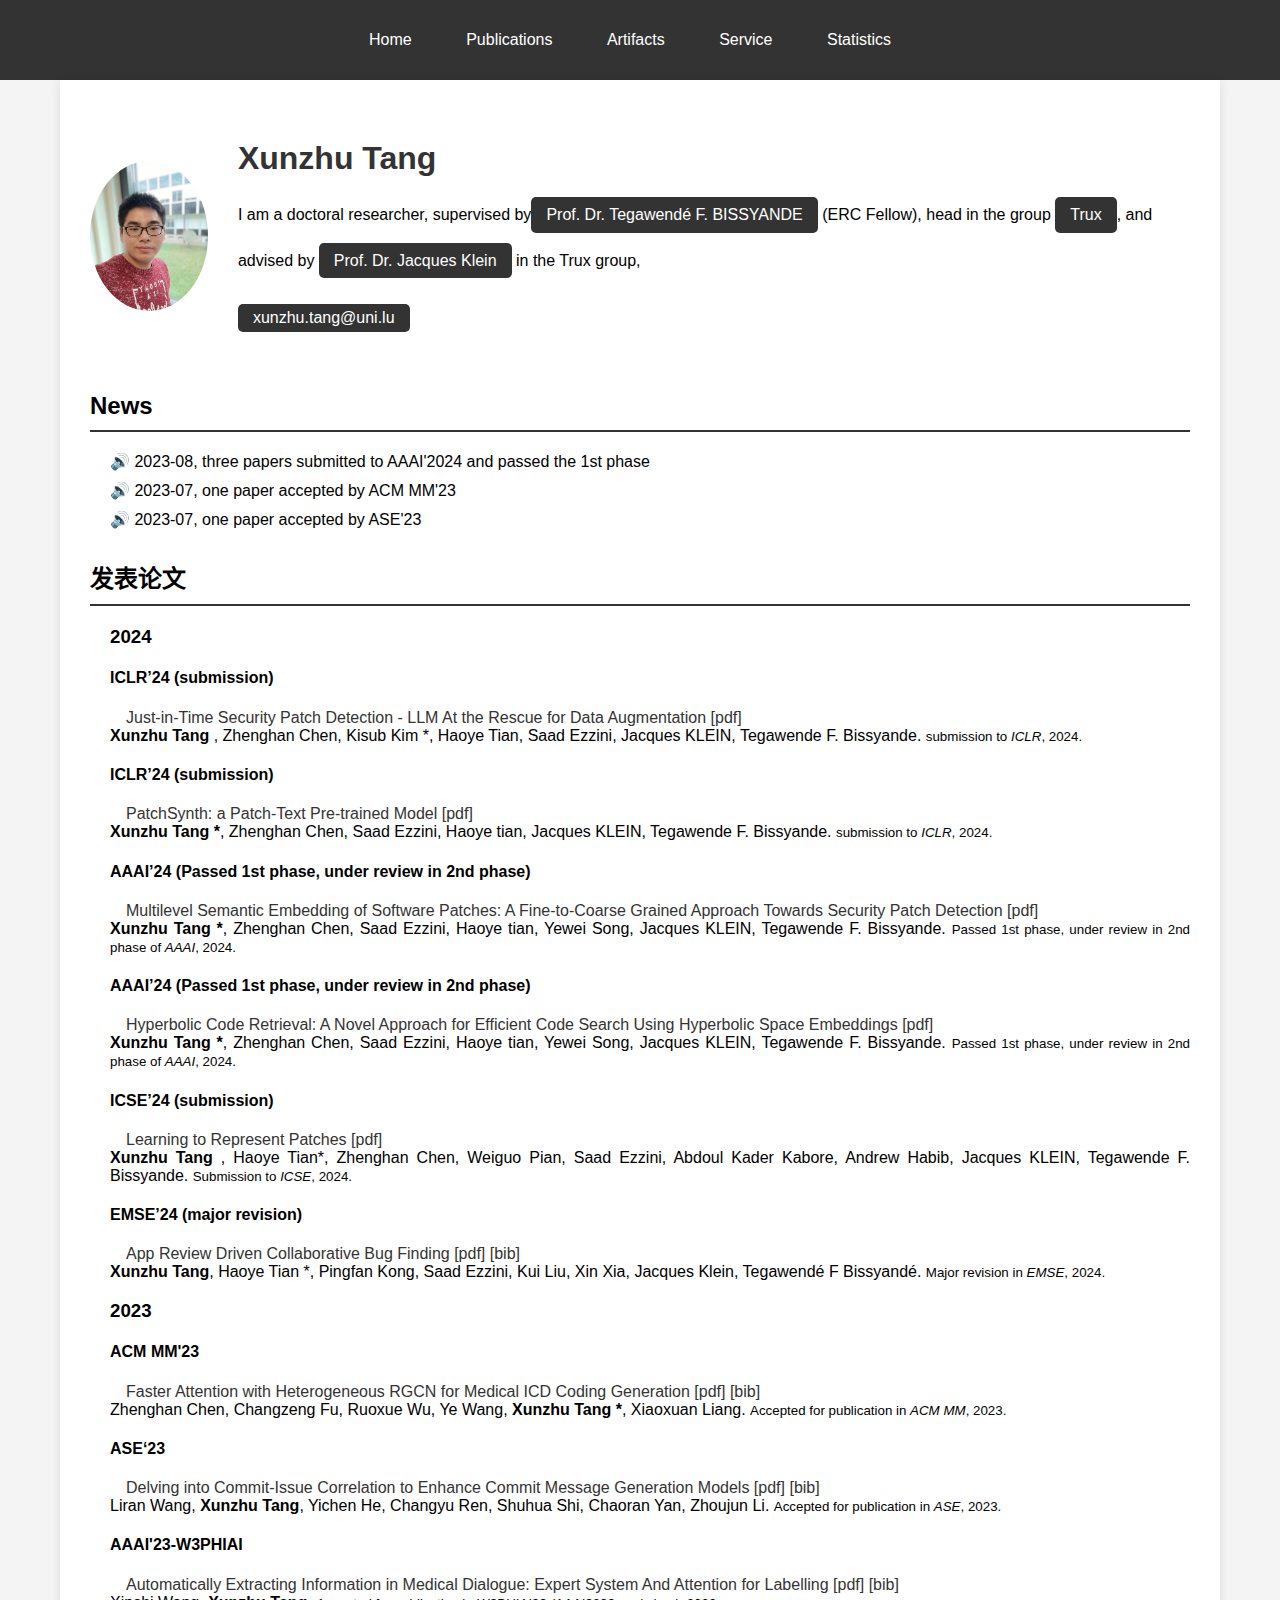
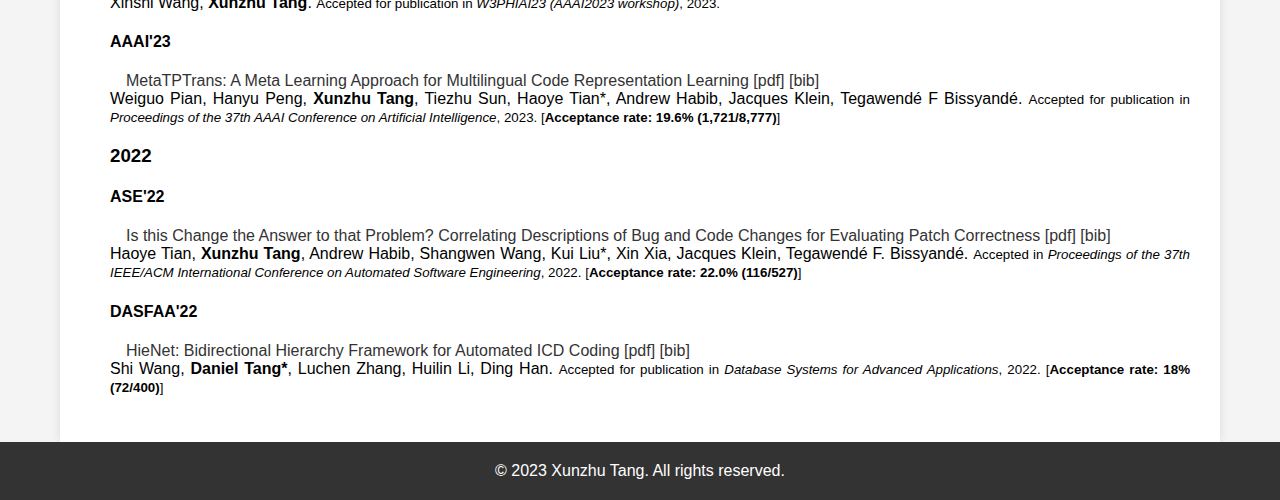
<file: index.html>
<!DOCTYPE html>
<html lang="zh-CN">

<head>
    <meta charset="UTF-8">
    <meta name="viewport" content="width=device-width, initial-scale=1.0">
    <title>Xunzhu Tang @ University of Luxembourg</title>
    <link rel="stylesheet" href="https://cdnjs.cloudflare.com/ajax/libs/font-awesome/6.0.0-beta3/css/all.min.css">
    <style>
        /* 基本样式 */
        body {
            font-family: 'Arial', sans-serif;
            background-color: #f4f4f4;
            margin: 0;
            padding: 0;
        }

        a {
            text-decoration: none;
            color: #333;
        }

        ul {
            list-style-type: none;
            padding: 0;
        }

        /* 导航栏样式 */
        nav {
            background-color: #333;
            color: #fff;
            padding: 15px 0;
            text-align: center;
        }

        nav ul {
            padding: 0;
            list-style-type: none;
            overflow: hidden;
        }

        nav ul li {
            display: inline;
            margin-right: 20px;
        }

        nav ul li a {
            color: #fff;
            padding: 5px 15px;
            text-decoration: none;
            border-radius: 5px;
            transition: background-color 0.3s;
        }

        nav ul li a:hover {
            background-color: #555;
        }

        /* 主体内容样式 */
        .container {
            max-width: 1100px;
            margin: auto;
            padding: 30px;
            background-color: #fff;
            box-shadow: 0 0 10px rgba(0, 0, 0, 0.1);
        }

        .profile {
            display: flex;
            align-items: center;
            padding: 30px 0;
        }

        .profile img {
            width: 150px;
            height: 150px;
            border-radius: 50%;
            margin-right: 30px;
        }

        .profile-info h1 {
            margin: 0;
            color: #333;
        }

        .profile-info p {
            margin-top: 10px;
            line-height: 1.6;
        }

        .profile-info a {
            display: inline-block;
            margin-top: 10px;
            background-color: #333;
            color: #fff;
            padding: 5px 15px;
            border-radius: 5px;
            transition: background-color 0.3s;
        }

        .profile-info a:hover {
            background-color: #555;
        }

        /* 新闻部分样式 */
        .news, .publications {
            margin-top: 30px;
        }

        .news h2, .publications h2 {
            border-bottom: 2px solid #333;
            padding-bottom: 10px;
            margin-bottom: 20px;
        }

        .news ul, .publications ul {
            padding-left: 20px;
        }

        .news ul li, .publications ul li {
            margin-bottom: 10px;
        }

        /* 响应式设计 */
        @media screen and (max-width: 768px) {
            .profile {
                flex-direction: column;
                align-items: center;
            }

            .profile img {
                margin-right: 0;
                margin-bottom: 20px;
            }
        }
    </style>
</head>

<body>
    <!-- 导航栏 -->
    <nav>
        <ul>
            <li><a href="./index.html">Home</a></li>
            <li><a href="./publications.html">Publications</a></li>
            <li><a href="./artifacts.html">Artifacts</a></li>
            <li><a href="./services.html">Service</a></li>
            <li><a href="./contact.html">Statistics</a></li>
        </ul>
    </nav>

    <!-- 主体内容 -->
    <div class="container">
        <!-- 个人简介 -->
        <div class="profile">
            <img src="images/tang.jpeg" alt="Xunzhu Tang">
            <div class="profile-info">
                <h1>Xunzhu Tang</h1>
                <p>I am a doctoral researcher, supervised by<a href="https://bissyande.github.io/">Prof. Dr. Tegawendé F. BISSYANDE</a> (ERC Fellow), head in the group <a href="https://wwwen.uni.lu/snt">Trux</a>,
                    and advised by <a href="https://jacquesklein2302.github.io/">Prof. Dr. Jacques Klein</a> in the Trux group, </p>
                <a href="mailto:xunzhu.tang@uni.lu">xunzhu.tang@uni.lu</a>
            </div>
        </div>

        <!-- 最新消息 -->
        <div class="news">
            <h2>News</h2>
            <ul>
                <li>🔊 2023-08, three papers submitted to AAAI'2024 and passed the 1st phase</li>
                <li>🔊 2023-07, one paper accepted by ACM MM'23</li>
                <li>🔊 2023-07, one paper accepted by ASE'23</li>
            </ul>
        </div>

        <!-- 发表论文 -->
        <div class="publications">
            <h2>发表论文</h2>
            <ul>
                <h3>2024</h3>

                <h4 style="text-align: left;">ICLR’24 (submission)</h4>
                <p style='text-align:justify;'>&emsp;<a href="">Just-in-Time Security Patch Detection - LLM At the Rescue for Data Augmentation</a>&nbsp;<a href="">[pdf]</a>
                    <br><strong>Xunzhu Tang </strong>, Zhenghan Chen, Kisub Kim *, Haoye Tian, Saad Ezzini, Jacques KLEIN, Tegawende F. Bissyande.
                    <small>submission to <i>ICLR</i>, 2024. </small>
                </p>

                <h4 style="text-align: left;">ICLR’24 (submission)</h4>
                <p style='text-align:justify;'>&emsp;<a href="">PatchSynth: a Patch-Text Pre-trained Model</a>&nbsp;<a href="">[pdf]</a>
                    <br><strong>Xunzhu Tang *</strong>, Zhenghan Chen, Saad Ezzini, Haoye tian, Jacques KLEIN, Tegawende F. Bissyande.
                    <small>submission to <i>ICLR</i>, 2024. </small>
                </p>

                <!-- <h4 style="text-align: left;">AAAI’24 (submission)</h4>
                <p style='text-align:justify;'>&emsp;<a href="">EarthMoveFL: A Novel Federated Learning Framework for Multimodal Representation Aggregation Using Earth Mover's Distance</a>&nbsp;<a href="">[pdf]</a>
                    <br><strong>Xunzhu Tang *</strong>, Zhenghan Chen, Saad Ezzini, Haoye tian, Yewei Song, Jacques KLEIN, Tegawende F. Bissyande.
                    <small>Passed 1st phase, under review in 2nd phase of <i>AAAI</i>, 2024. </small>
                </p> -->
                <h4 style="text-align: left;">AAAI’24 (Passed 1st phase, under review in 2nd phase)</h4>
                <p style='text-align:justify;'>&emsp;<a href="">Multilevel Semantic Embedding of Software Patches: A Fine-to-Coarse Grained Approach Towards Security Patch Detection</a>&nbsp;<a href="papers/MultiSEM.pdf">[pdf]</a>
                    <br><strong>Xunzhu Tang *</strong>, Zhenghan Chen, Saad Ezzini, Haoye tian, Yewei Song, Jacques KLEIN, Tegawende F. Bissyande.
                    <small>Passed 1st phase, under review in 2nd phase of <i>AAAI</i>, 2024. </small>
                </p>
                
                <h4 style="text-align: left;">AAAI’24 (Passed 1st phase, under review in 2nd phase)</h4>
                <p style='text-align:justify;'>&emsp;<a href="">Hyperbolic Code Retrieval: A Novel Approach for Efficient Code Search Using Hyperbolic Space Embeddings</a>&nbsp;<a href="papers/HyCoQA.pdf">[pdf]</a>
                    <br><strong>Xunzhu Tang *</strong>, Zhenghan Chen, Saad Ezzini, Haoye tian, Yewei Song, Jacques KLEIN, Tegawende F. Bissyande.
                    <small>Passed 1st phase, under review in 2nd phase of <i>AAAI</i>, 2024. </small>
                </p>

                <h4 style="text-align: left;">ICSE’24 (submission)</h4>
                <p style='text-align:justify;'>&emsp;<a href="">Learning to Represent Patches</a>&nbsp;<a href="papers/2023Patcherizer.pdf">[pdf]</a>
                    <br><strong>Xunzhu Tang </strong>, Haoye Tian*, Zhenghan Chen, Weiguo Pian, Saad Ezzini, Abdoul Kader Kabore, Andrew Habib, Jacques KLEIN, Tegawende F. Bissyande.
                    <small>Submission to <i>ICSE</i>, 2024. </small>
                </p>

                <h4 style="text-align: left;">EMSE’24 (major revision)</h4>
                <p style='text-align:justify;'>&emsp;<a href="">App Review Driven Collaborative Bug Finding</a>&nbsp;<a href="papers/EMSE_BugRMSys.pdf">[pdf]</a>&nbsp;<a href="">[bib]</a>
                    <br><strong>Xunzhu Tang</strong>, Haoye Tian *, Pingfan Kong, Saad Ezzini, Kui Liu, Xin Xia, Jacques Klein, Tegawendé F Bissyandé.
                    <small>Major revision in <i>EMSE</i>, 2024. </small>
                </p>
                
                <h3>2023</h3>
                <h4 style="text-align: left;">ACM MM'23</h4>
                <p style='text-align:justify;'>&emsp;<a href="">Faster Attention with Heterogeneous RGCN for Medical ICD Coding Generation</a>&nbsp;<a href="papers/MM2023.pdf">[pdf]</a>&nbsp;<a href="https://scholar.googleusercontent.com/scholar.bib?q=info:0jFfx3SnU8UJ:scholar.google.com/&output=citation&scisdr=CgXUIJwrEP6gtA0UbyU:AAGBfm0AAAAAY5kSdyVTuj90A67AOiJDXG-QxZWvwWnM&scisig=">[bib]</a>
                    <br>Zhenghan Chen, Changzeng Fu, Ruoxue Wu, Ye Wang, <strong>Xunzhu Tang *</strong>, Xiaoxuan Liang.
                    <small>Accepted for publication in <i>ACM MM</i>, 2023. </small>
                </p>
                
                <h4 style="text-align: left;">ASE‘23</h4>
                <p style='text-align:justify;'>&emsp;<a href="">Delving into Commit-Issue Correlation to Enhance Commit Message Generation Models</a>&nbsp;<a href="papers/ase2023.pdf">[pdf]</a>&nbsp;<a href="https://arxiv.org/abs/2308.00147">[bib]</a>
                    <br>Liran Wang, <strong>Xunzhu Tang</strong>, Yichen He, Changyu Ren, Shuhua Shi, Chaoran Yan, Zhoujun Li.
                    <small>Accepted for publication in <i>ASE</i>, 2023. </small>
                </p>
                
                <h4 style="text-align: left;">AAAI'23-W3PHIAI</h4>
                <p style='text-align:justify;'>&emsp;<a href="">Automatically Extracting Information in Medical Dialogue: Expert System And Attention for Labelling</a>&nbsp;<a href="papers/AAAI2023-W3PHIAI.pdf">[pdf]</a>&nbsp;<a href="https://scholar.googleusercontent.com/scholar.bib?q=info:0jFfx3SnU8UJ:scholar.google.com/&output=citation&scisdr=CgXUIJwrEP6gtA0UbyU:AAGBfm0AAAAAY5kSdyVTuj90A67AOiJDXG-QxZWvwWnM&scisig=AAGBfm0AAAAAY5kSd2eEiuoOL8l1PRTEPlbVz9bIsDbs&scisf=4&ct=citation&cd=-1&hl=en&scfhb=1">[bib]</a>
                    <br>Xinshi Wang, <strong>Xunzhu Tang</strong>.
                    <small>Accepted for publication in <i>W3PHIAI23 (AAAI2023 workshop)</i>, 2023. </small>
                </p>
                
                <h4 style="text-align: left;">AAAI'23</h4>
                <p style='text-align:justify;'>&emsp;<a href="">MetaTPTrans: A Meta Learning Approach for Multilingual Code Representation Learning</a>&nbsp;<a href="papers/2023MetaTPTrans.pdf">[pdf]</a>&nbsp;<a href="https://scholar.googleusercontent.com/scholar.bib?q=info:iv25pnjUUPQJ:scholar.google.com/&output=citation&scisdr=CgUfPiIJEP6gtASfiVg:AAGBfm0AAAAAY5CZkVih_6bBp-L8ocETrfKXGNdsgNma&scisig=AAGBfm0AAAAAY5CZkf1ntRiISJtZmIzKPc4o1kie4unW&scisf=4&ct=citation&cd=-1&hl=en&scfhb=1">[bib]</a>
                    <br>Weiguo Pian, Hanyu Peng, <strong>Xunzhu Tang</strong>, Tiezhu Sun, Haoye Tian*, Andrew Habib, Jacques Klein, Tegawendé F Bissyandé.
                    <small>Accepted for publication in <i>Proceedings of the 37th AAAI Conference on Artificial Intelligence</i>, 2023. [<b>Acceptance rate: 19.6% (1,721/8,777)</b>]</small>
                </p>

                <h3 >2022</h3>
                <h4 style="text-align: left;">ASE'22</h4>
                <p style='text-align:justify;'>&emsp;<a href="">Is this Change the Answer to that Problem? Correlating Descriptions of Bug and Code Changes for Evaluating Patch Correctness</a>&nbsp;<a href="papers/2022_ASE_Quatrain__Haoye_.pdf">[pdf]</a>&nbsp;<a href="https://scholar.googleusercontent.com/scholar.bib?q=info:mB6XdyICHuYJ:scholar.google.com/&output=citation&scisdr=CgUfPiIJEP6gtASf9KM:AAGBfm0AAAAAY5CZ7KMNb5li56L0p_aiaam8K7r2-eZb&scisig=AAGBfm0AAAAAY5CZ7BndauArfuG0MMn3TwRu18Tx-pSZ&scisf=4&ct=citation&cd=-1&hl=en&scfhb=1">[bib]</a>
                <br>Haoye Tian, <strong>Xunzhu Tang</strong>, Andrew Habib, Shangwen Wang, Kui Liu*, Xin Xia, Jacques Klein, Tegawendé F. Bissyandé.
                    <small>Accepted in <i>Proceedings of the 37th IEEE/ACM International Conference on Automated Software Engineering</i>, 2022. [<b>Acceptance rate: 22.0% (116/527)</b>]
                    </small>
                </p>
                <h4 style="text-align: left;">DASFAA'22</h4>
                <p style='text-align:justify;'>&emsp;<a href="">HieNet: Bidirectional Hierarchy Framework for Automated ICD Coding</a>&nbsp;<a href="papers/2022DASFAAHieNet.pdf">[pdf]</a>&nbsp;<a href="https://scholar.googleusercontent.com/scholar.bib?q=info:qGYndtW6VKgJ:scholar.google.com/&output=citation&scisdr=CgUfPiIJEP6gtASQMqU:AAGBfm0AAAAAY5CWKqVecS1JdAbH4DSe60V6vGVjZGCc&scisig=AAGBfm0AAAAAY5CWKkYpVIlnkEZ6MCqcaBQAstRqPNyW&scisf=4&ct=citation&cd=-1&hl=en">[bib]</a>
                    <br>Shi Wang, <strong>Daniel Tang*</strong>, Luchen Zhang, Huilin Li, Ding Han.
                    <small>Accepted for publication in <i>Database Systems for Advanced Applications</i>, 2022. [<b>Acceptance rate: 18% (72/400)</b>]</small>
                </p> 
            </ul>
        </div>
    </div>

    <!-- 底部版权信息 -->
    <footer style="text-align: center; padding: 20px 0; background-color: #333; color: #fff;">
        © 2023 Xunzhu Tang. All rights reserved.
    </footer>
</body>

</html>
</file>
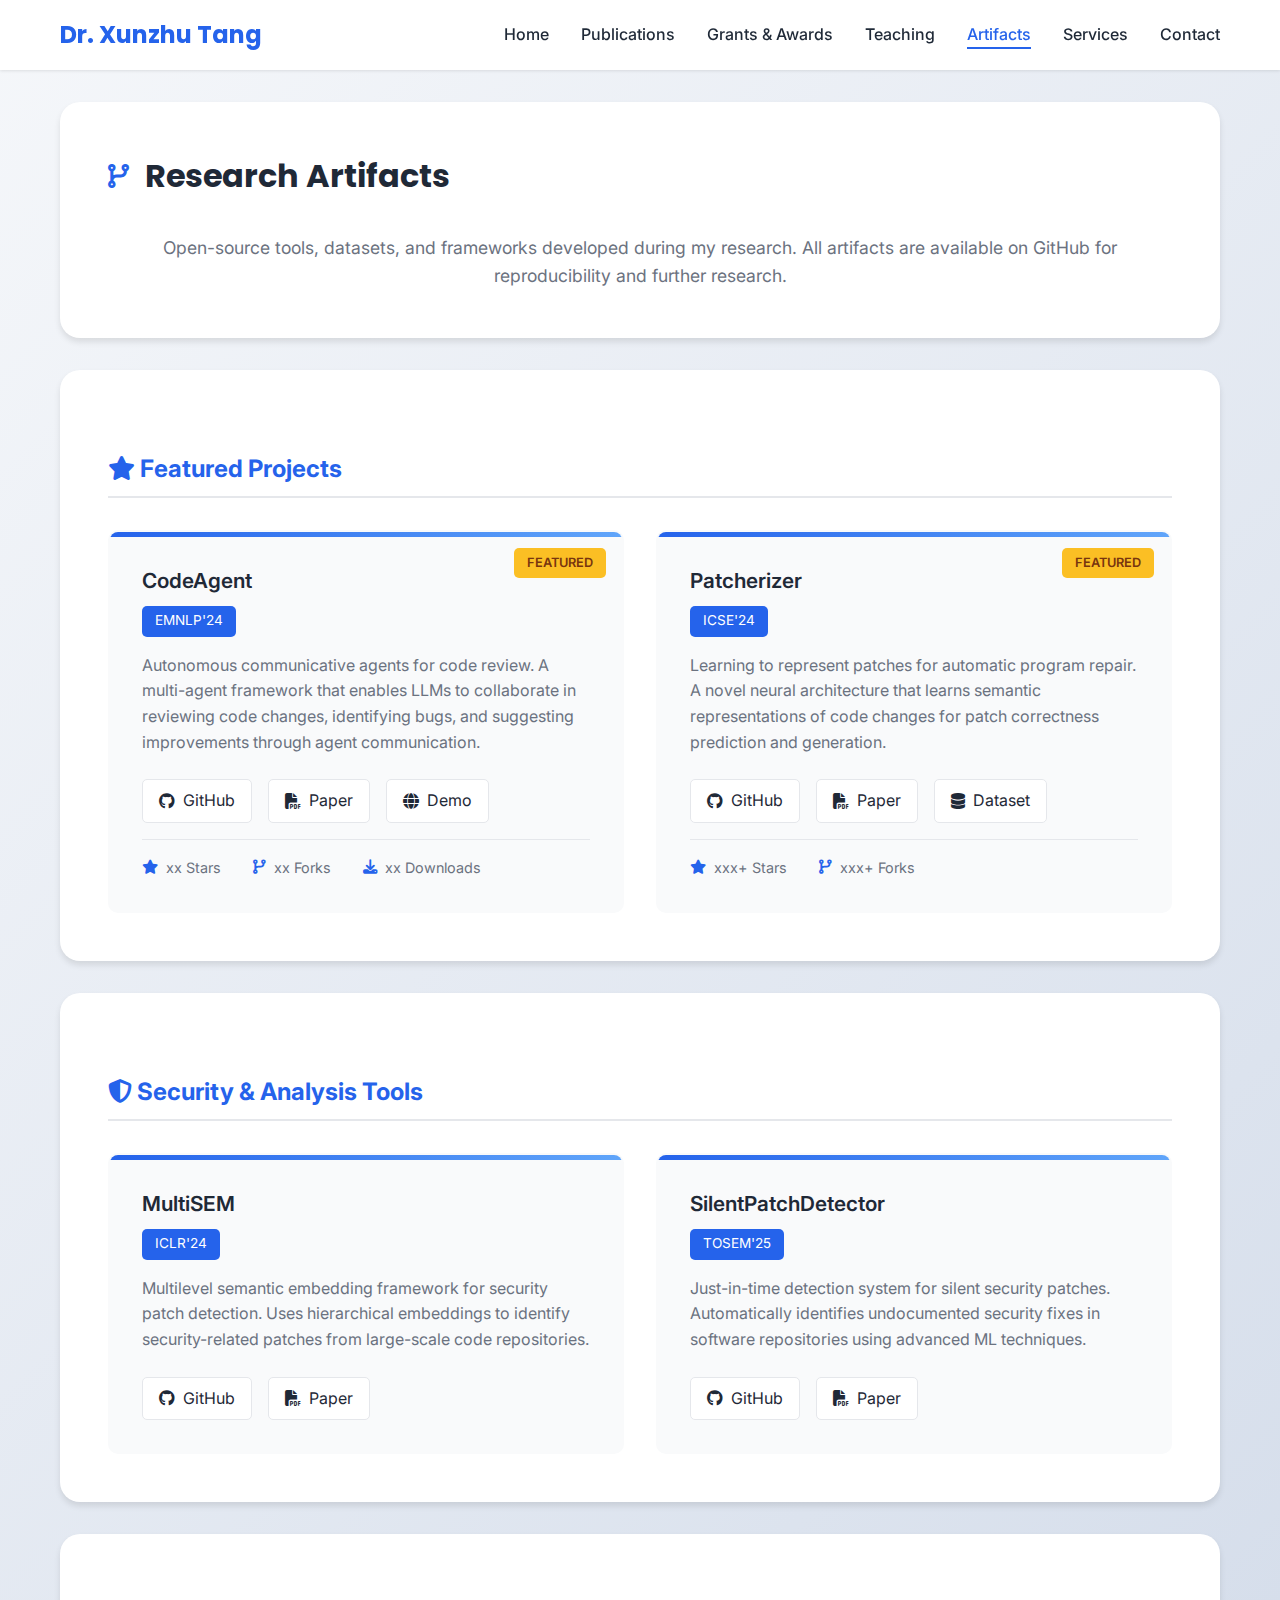
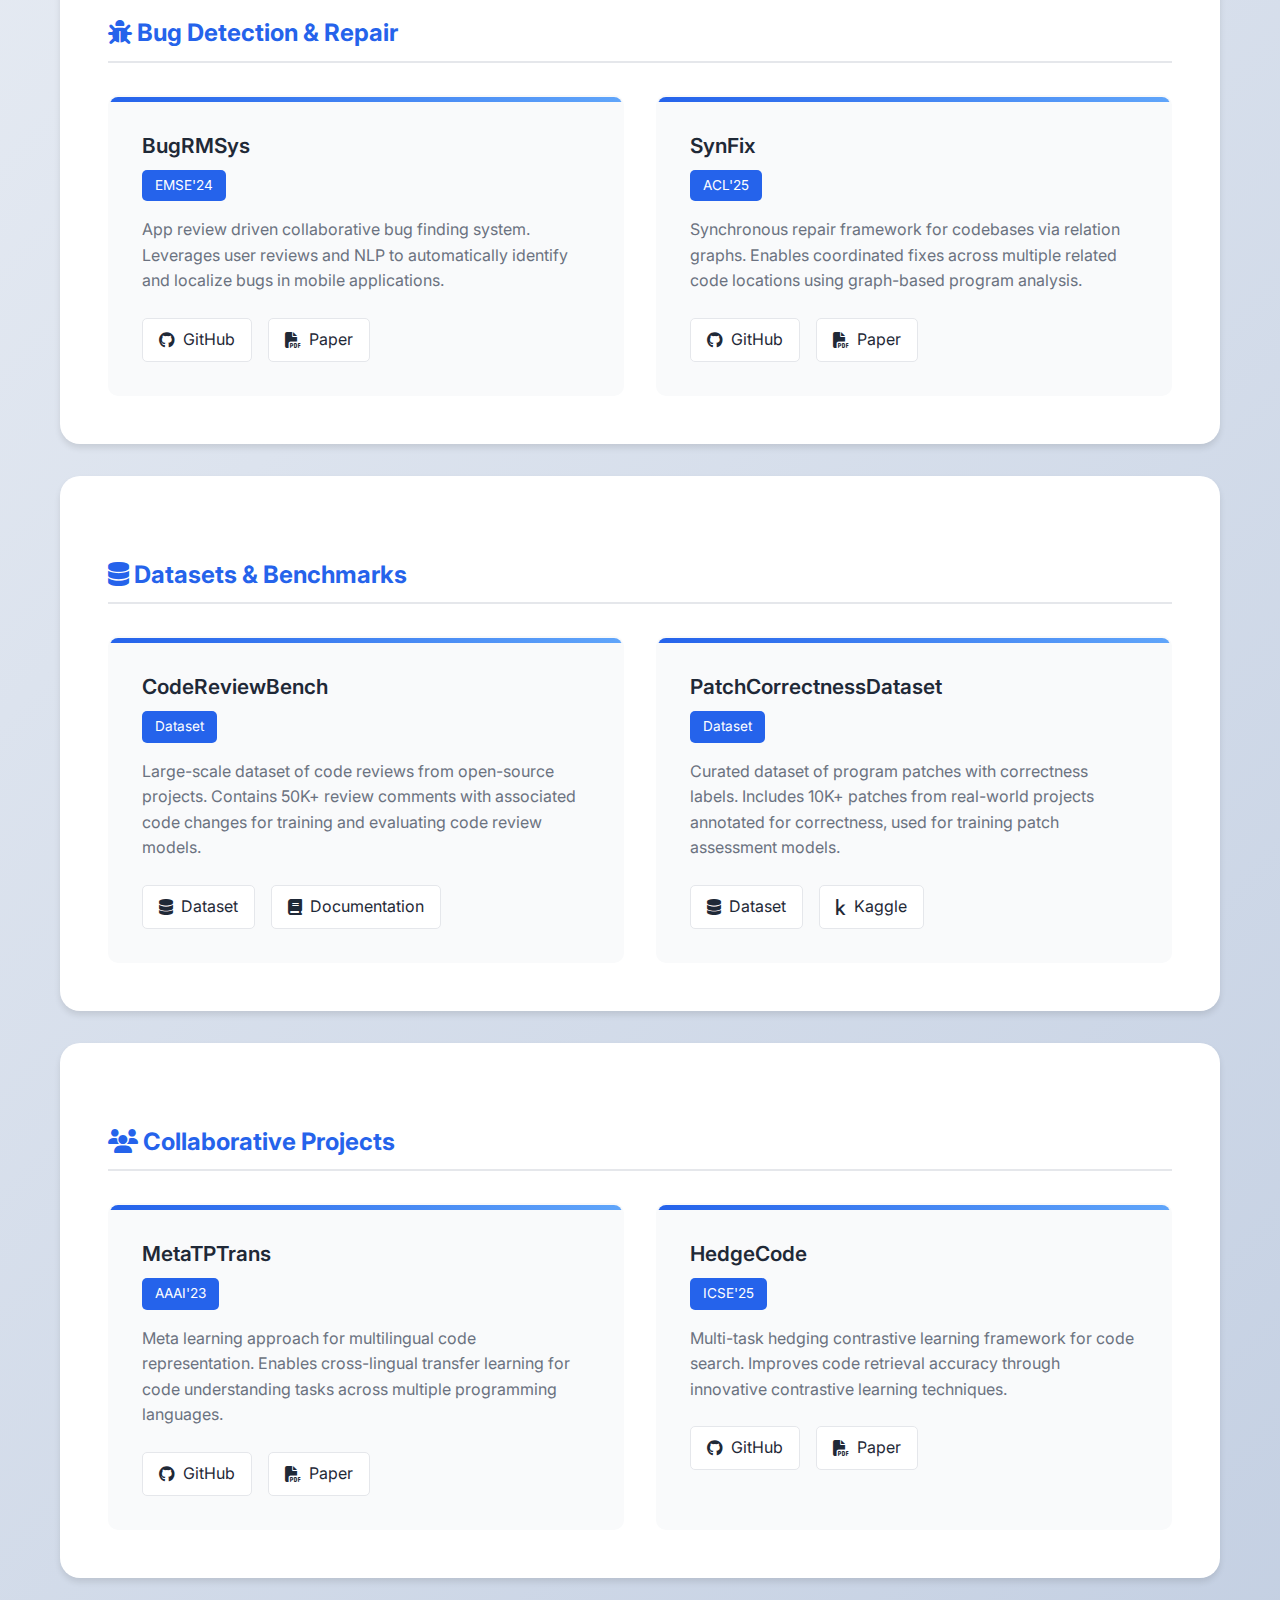
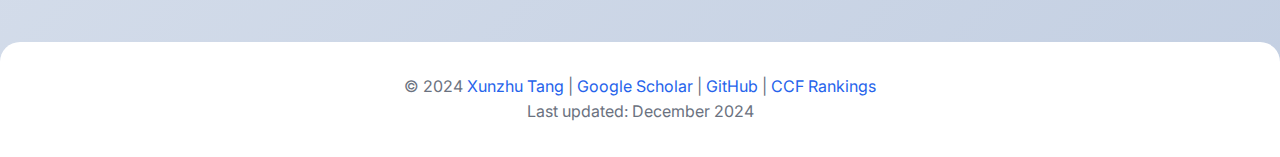
<file: artifacts.html>
<!DOCTYPE html>
<html lang="en">
<head>
    <meta charset="UTF-8">
    <meta name="viewport" content="width=device-width, initial-scale=1.0">
    <title>Artifacts - Xunzhu Tang @ University of Luxembourg</title>
    <meta name="keywords" content="Xunzhu Tang, Daniel Tang, Tang Xunzhu, Tang Xunzhu Luxembourg, 唐训祝 卢森堡" />
    <meta name="description" content="Research Artifacts and Open Source Projects by Dr. Xunzhu Tang" />
    
    <!-- Google Analytics -->
    <script type="text/javascript">
      (function(i,s,o,g,r,a,m){i['GoogleAnalyticsObject']=r;i[r]=i[r]||function(){
      (i[r].q=i[r].q||[]).push(arguments)},i[r].l=1*new Date();a=s.createElement(o),
      m=s.getElementsByTagName(o)[0];a.async=1;a.src=g;m.parentNode.insertBefore(a,m)
      })(window,document,'script','https://www.google-analytics.com/analytics.js','ga');
      ga('create', 'UA-77256529-1', 'auto');
      ga('send', 'pageview');
    </script>
    
    <!-- Google Fonts -->
    <link href="https://fonts.googleapis.com/css2?family=Inter:wght@300;400;500;600;700&family=Poppins:wght@600;700&display=swap" rel="stylesheet">
    
    <!-- Font Awesome for icons -->
    <link rel="stylesheet" href="https://cdnjs.cloudflare.com/ajax/libs/font-awesome/6.4.0/css/all.min.css">
    
    <link rel="stylesheet" href="css/modern-style.css">
    <style>
        .artifact-grid {
            display: grid;
            grid-template-columns: repeat(auto-fit, minmax(350px, 1fr));
            gap: 2rem;
            margin-top: 2rem;
        }

        .artifact-card {
            background: var(--bg-light);
            border-radius: 10px;
            padding: 2rem;
            transition: all 0.3s;
            border: 2px solid transparent;
            position: relative;
            overflow: hidden;
        }

        .artifact-card::before {
            content: '';
            position: absolute;
            top: 0;
            left: 0;
            width: 100%;
            height: 5px;
            background: linear-gradient(90deg, var(--primary-color), var(--accent-color));
        }

        .artifact-card:hover {
            transform: translateY(-5px);
            box-shadow: var(--shadow-lg);
            border-color: var(--primary-color);
        }

        .artifact-title {
            font-size: 1.3rem;
            font-weight: 600;
            color: var(--text-dark);
            margin-bottom: 0.5rem;
        }

        .artifact-badge {
            display: inline-block;
            padding: 0.3rem 0.8rem;
            background: var(--primary-color);
            color: white;
            border-radius: 5px;
            font-size: 0.85rem;
            margin-bottom: 1rem;
        }

        .artifact-description {
            color: var(--text-light);
            margin-bottom: 1.5rem;
            line-height: 1.6;
        }

        .artifact-links {
            display: flex;
            gap: 1rem;
            flex-wrap: wrap;
        }

        .artifact-link {
            display: inline-flex;
            align-items: center;
            gap: 0.5rem;
            padding: 0.5rem 1rem;
            background: white;
            border: 1px solid var(--border-color);
            border-radius: 5px;
            color: var(--text-dark);
            text-decoration: none;
            transition: all 0.3s;
        }

        .artifact-link:hover {
            background: var(--primary-color);
            color: white;
            border-color: var(--primary-color);
        }

        .stats-row {
            display: flex;
            gap: 2rem;
            margin-top: 1rem;
            padding-top: 1rem;
            border-top: 1px solid var(--border-color);
        }

        .stat-item {
            display: flex;
            align-items: center;
            gap: 0.5rem;
            color: var(--text-light);
            font-size: 0.9rem;
        }

        .stat-item i {
            color: var(--primary-color);
        }

        .featured-badge {
            position: absolute;
            top: 1rem;
            right: 1rem;
            background: #fbbf24;
            color: #78350f;
            padding: 0.3rem 0.8rem;
            border-radius: 5px;
            font-size: 0.8rem;
            font-weight: 600;
        }

        .category-title {
            font-size: 1.5rem;
            color: var(--primary-color);
            margin: 2rem 0 1rem;
            padding-bottom: 0.5rem;
            border-bottom: 2px solid var(--border-color);
        }
    </style>
</head>
<body>
    <!-- Navigation -->
    <nav>
        <div class="container">
            <div class="nav-container">
                <a href="index.html" class="nav-brand">Dr. Xunzhu Tang</a>
                <ul class="nav-menu">
                    <li><a href="index.html">Home</a></li>
                    <li><a href="publications.html">Publications</a></li>
                    <li><a href="grants.html">Grants & Awards</a></li>
                    <li><a href="teaching.html">Teaching</a></li>
                    <li><a href="artifacts.html" class="active">Artifacts</a></li>
                    <li><a href="services.html">Services</a></li>
                    <li><a href="contact.html">Contact</a></li>
                </ul>
            </div>
        </div>
    </nav>

    <div class="container">
        <!-- Header Section -->
        <section class="section">
            <h1 class="section-title"><i class="fas fa-code-branch"></i> Research Artifacts</h1>
            <p style="text-align: center; color: var(--text-light); font-size: 1.1rem;">
                Open-source tools, datasets, and frameworks developed during my research.
                All artifacts are available on GitHub for reproducibility and further research.
            </p>
        </section>

        <!-- Featured Projects -->
        <section class="section">
            <h2 class="category-title"><i class="fas fa-star"></i> Featured Projects</h2>
            <div class="artifact-grid">
                <div class="artifact-card">
                    <span class="featured-badge">FEATURED</span>
                    <h3 class="artifact-title">CodeAgent</h3>
                    <span class="artifact-badge">EMNLP'24</span>
                    <p class="artifact-description">
                        Autonomous communicative agents for code review. A multi-agent framework that enables LLMs to collaborate 
                        in reviewing code changes, identifying bugs, and suggesting improvements through agent communication.
                    </p>
                    <div class="artifact-links">
                        <a href="https://github.com/Daniel4SE/CodeAgent" class="artifact-link">
                            <i class="fab fa-github"></i> GitHub
                        </a>
                        <a href="papers/codeagent.pdf" class="artifact-link">
                            <i class="fas fa-file-pdf"></i> Paper
                        </a>
                        <a href="https://code-agent-demo.com" class="artifact-link">
                            <i class="fas fa-globe"></i> Demo
                        </a>
                    </div>
                    <div class="stats-row">
                        <span class="stat-item"><i class="fas fa-star"></i> xx Stars</span>
                        <span class="stat-item"><i class="fas fa-code-branch"></i> xx Forks</span>
                        <span class="stat-item"><i class="fas fa-download"></i> xx Downloads</span>
                    </div>
                </div>

                <div class="artifact-card">
                    <span class="featured-badge">FEATURED</span>
                    <h3 class="artifact-title">Patcherizer</h3>
                    <span class="artifact-badge">ICSE'24</span>
                    <p class="artifact-description">
                        Learning to represent patches for automatic program repair. A novel neural architecture that learns 
                        semantic representations of code changes for patch correctness prediction and generation.
                    </p>
                    <div class="artifact-links">
                        <a href="https://github.com/Daniel4SE/Patcherizer" class="artifact-link">
                            <i class="fab fa-github"></i> GitHub
                        </a>
                        <a href="papers/2023Patcherizer.pdf" class="artifact-link">
                            <i class="fas fa-file-pdf"></i> Paper
                        </a>
                        <a href="#" class="artifact-link">
                            <i class="fas fa-database"></i> Dataset
                        </a>
                    </div>
                    <div class="stats-row">
                        <span class="stat-item"><i class="fas fa-star"></i> xxx+ Stars</span>
                        <span class="stat-item"><i class="fas fa-code-branch"></i> xxx+ Forks</span>
                    </div>
                </div>
            </div>
        </section>

        <!-- Security & Analysis Tools -->
        <section class="section">
            <h2 class="category-title"><i class="fas fa-shield-alt"></i> Security & Analysis Tools</h2>
            <div class="artifact-grid">
                <div class="artifact-card">
                    <h3 class="artifact-title">MultiSEM</h3>
                    <span class="artifact-badge">ICLR'24</span>
                    <p class="artifact-description">
                        Multilevel semantic embedding framework for security patch detection. Uses hierarchical embeddings 
                        to identify security-related patches from large-scale code repositories.
                    </p>
                    <div class="artifact-links">
                        <a href="https://github.com/Daniel4SE/MultiSEM" class="artifact-link">
                            <i class="fab fa-github"></i> GitHub
                        </a>
                        <a href="papers/MultiSEM.pdf" class="artifact-link">
                            <i class="fas fa-file-pdf"></i> Paper
                        </a>
                    </div>
                </div>

                <div class="artifact-card">
                    <h3 class="artifact-title">SilentPatchDetector</h3>
                    <span class="artifact-badge">TOSEM'25</span>
                    <p class="artifact-description">
                        Just-in-time detection system for silent security patches. Automatically identifies undocumented 
                        security fixes in software repositories using advanced ML techniques.
                    </p>
                    <div class="artifact-links">
                        <a href="https://github.com/Daniel4SE/SilentPatchDetector" class="artifact-link">
                            <i class="fab fa-github"></i> GitHub
                        </a>
                        <a href="#" class="artifact-link">
                            <i class="fas fa-file-pdf"></i> Paper
                        </a>
                    </div>
                </div>
            </div>
        </section>

        <!-- Bug Detection & Repair -->
        <section class="section">
            <h2 class="category-title"><i class="fas fa-bug"></i> Bug Detection & Repair</h2>
            <div class="artifact-grid">
                <div class="artifact-card">
                    <h3 class="artifact-title">BugRMSys</h3>
                    <span class="artifact-badge">EMSE'24</span>
                    <p class="artifact-description">
                        App review driven collaborative bug finding system. Leverages user reviews and NLP to automatically 
                        identify and localize bugs in mobile applications.
                    </p>
                    <div class="artifact-links">
                        <a href="https://github.com/Daniel4SE/BugRMSys" class="artifact-link">
                            <i class="fab fa-github"></i> GitHub
                        </a>
                        <a href="papers/EMSE_BugRMSys.pdf" class="artifact-link">
                            <i class="fas fa-file-pdf"></i> Paper
                        </a>
                    </div>
                </div>

                <div class="artifact-card">
                    <h3 class="artifact-title">SynFix</h3>
                    <span class="artifact-badge">ACL'25</span>
                    <p class="artifact-description">
                        Synchronous repair framework for codebases via relation graphs. Enables coordinated fixes across 
                        multiple related code locations using graph-based program analysis.
                    </p>
                    <div class="artifact-links">
                        <a href="https://github.com/Daniel4SE/SynFix" class="artifact-link">
                            <i class="fab fa-github"></i> GitHub
                        </a>
                        <a href="#" class="artifact-link">
                            <i class="fas fa-file-pdf"></i> Paper
                        </a>
                    </div>
                </div>
            </div>
        </section>

        <!-- Datasets & Benchmarks -->
        <section class="section">
            <h2 class="category-title"><i class="fas fa-database"></i> Datasets & Benchmarks</h2>
            <div class="artifact-grid">
                <div class="artifact-card">
                    <h3 class="artifact-title">CodeReviewBench</h3>
                    <span class="artifact-badge">Dataset</span>
                    <p class="artifact-description">
                        Large-scale dataset of code reviews from open-source projects. Contains 50K+ review comments 
                        with associated code changes for training and evaluating code review models.
                    </p>
                    <div class="artifact-links">
                        <a href="https://github.com/Daniel4SE/CodeReviewBench" class="artifact-link">
                            <i class="fas fa-database"></i> Dataset
                        </a>
                        <a href="#" class="artifact-link">
                            <i class="fas fa-book"></i> Documentation
                        </a>
                    </div>
                </div>

                <div class="artifact-card">
                    <h3 class="artifact-title">PatchCorrectnessDataset</h3>
                    <span class="artifact-badge">Dataset</span>
                    <p class="artifact-description">
                        Curated dataset of program patches with correctness labels. Includes 10K+ patches from 
                        real-world projects annotated for correctness, used for training patch assessment models.
                    </p>
                    <div class="artifact-links">
                        <a href="https://github.com/Daniel4SE/PatchCorrectnessDataset" class="artifact-link">
                            <i class="fas fa-database"></i> Dataset
                        </a>
                        <a href="#" class="artifact-link">
                            <i class="fab fa-kaggle"></i> Kaggle
                        </a>
                    </div>
                </div>
            </div>
        </section>

        <!-- Collaborative Projects -->
        <section class="section">
            <h2 class="category-title"><i class="fas fa-users"></i> Collaborative Projects</h2>
            <div class="artifact-grid">
                <div class="artifact-card">
                    <h3 class="artifact-title">MetaTPTrans</h3>
                    <span class="artifact-badge">AAAI'23</span>
                    <p class="artifact-description">
                        Meta learning approach for multilingual code representation. Enables cross-lingual transfer 
                        learning for code understanding tasks across multiple programming languages.
                    </p>
                    <div class="artifact-links">
                        <a href="https://github.com/TruX-DTF/MetaTPTrans" class="artifact-link">
                            <i class="fab fa-github"></i> GitHub
                        </a>
                        <a href="papers/2023MetaTPTrans.pdf" class="artifact-link">
                            <i class="fas fa-file-pdf"></i> Paper
                        </a>
                    </div>
                </div>

                <div class="artifact-card">
                    <h3 class="artifact-title">HedgeCode</h3>
                    <span class="artifact-badge">ICSE'25</span>
                    <p class="artifact-description">
                        Multi-task hedging contrastive learning framework for code search. Improves code retrieval 
                        accuracy through innovative contrastive learning techniques.
                    </p>
                    <div class="artifact-links">
                        <a href="https://github.com/HedgeCode/HedgeCode" class="artifact-link">
                            <i class="fab fa-github"></i> GitHub
                        </a>
                        <a href="#" class="artifact-link">
                            <i class="fas fa-file-pdf"></i> Paper
                        </a>
                    </div>
                </div>
            </div>
        </section>
    </div>

    <!-- Footer -->
    <footer>
        <div class="container">
            <p>&copy; 2024 <a href="https://Daniel4SE.github.io">Xunzhu Tang</a> | 
            <a href="https://scholar.google.com/citations?user=MxpAtQoAAAAJ&hl=en">Google Scholar</a> | 
            <a href="https://github.com/Daniel4SE">GitHub</a> | 
            <a href="https://www.ccf.org.cn/c/2019-07-31/667605.shtml">CCF Rankings</a></p>
            <p>Last updated: December 2024</p>
        </div>
    </footer>
</body>
</html>
</file>
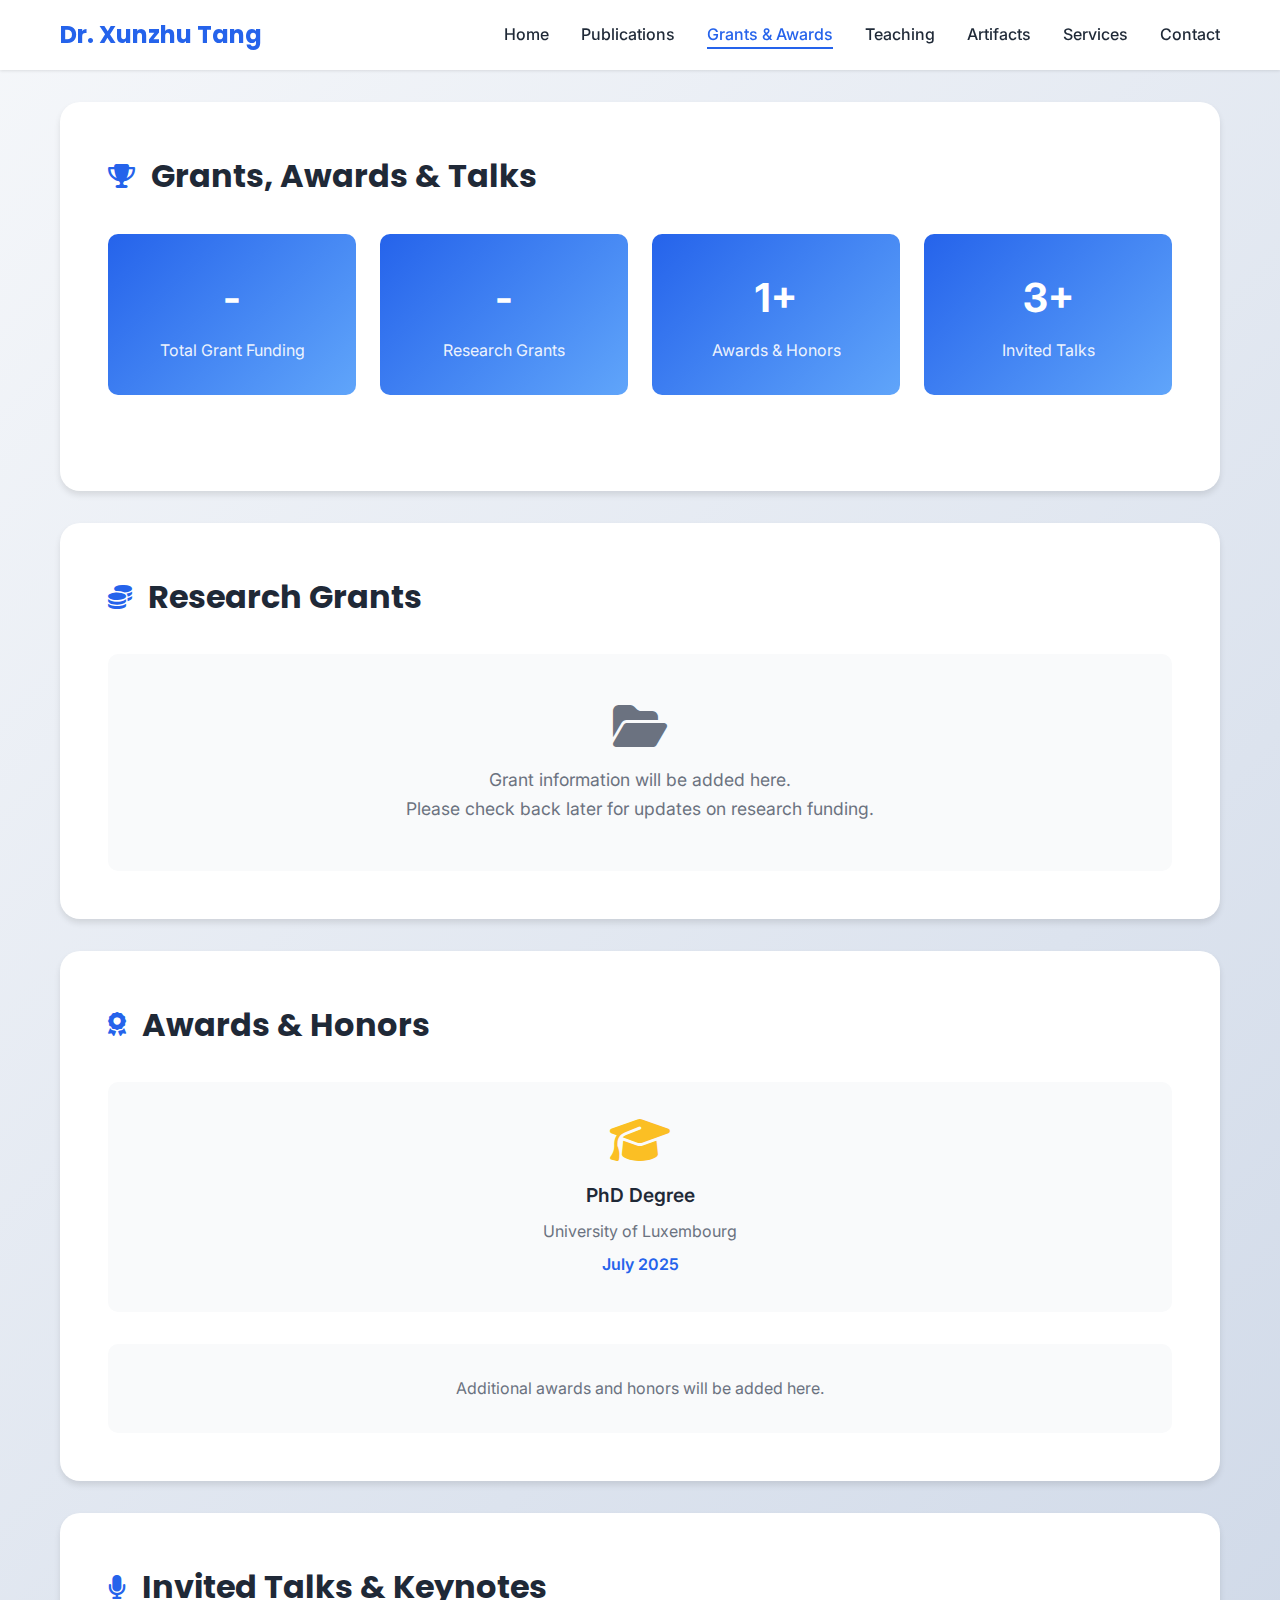
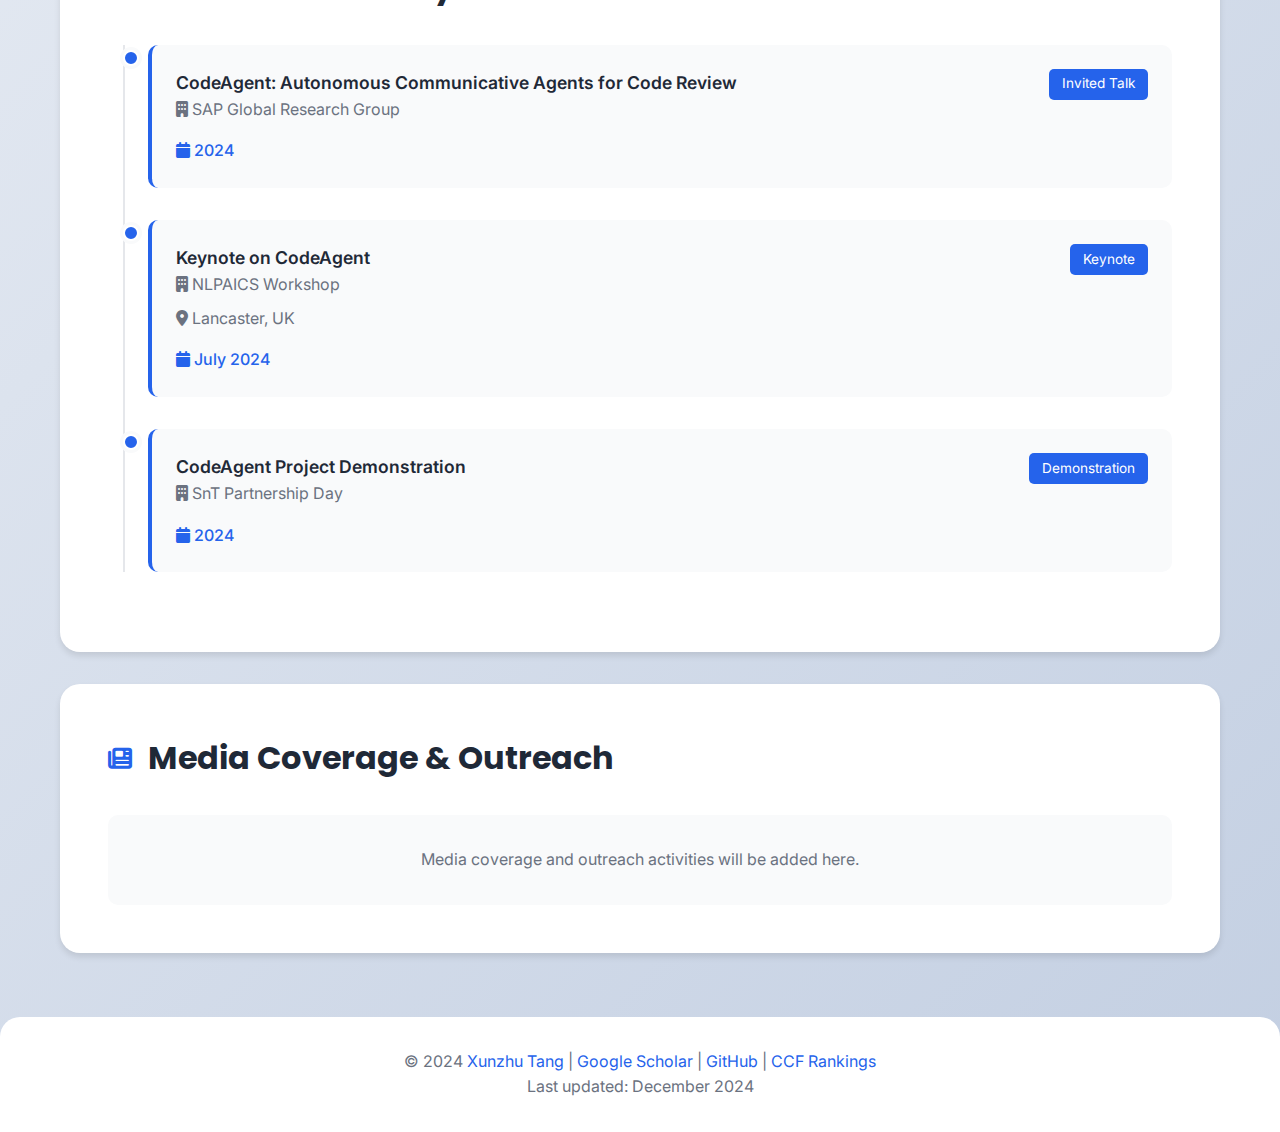
<file: grants.html>
<!DOCTYPE html>
<html lang="en">
<head>
    <meta charset="UTF-8">
    <meta name="viewport" content="width=device-width, initial-scale=1.0">
    <title>Grants & Awards - Xunzhu Tang @ University of Luxembourg</title>
    <meta name="keywords" content="Xunzhu Tang, Daniel Tang, Tang Xunzhu, Grants, Awards, Talks" />
    <meta name="description" content="Research Grants, Awards, and Invited Talks by Dr. Xunzhu Tang" />
    
    <!-- Google Analytics -->
    <script type="text/javascript">
      (function(i,s,o,g,r,a,m){i['GoogleAnalyticsObject']=r;i[r]=i[r]||function(){
      (i[r].q=i[r].q||[]).push(arguments)},i[r].l=1*new Date();a=s.createElement(o),
      m=s.getElementsByTagName(o)[0];a.async=1;a.src=g;m.parentNode.insertBefore(a,m)
      })(window,document,'script','https://www.google-analytics.com/analytics.js','ga');
      ga('create', 'UA-77256529-1', 'auto');
      ga('send', 'pageview');
    </script>
    
    <!-- Google Fonts -->
    <link href="https://fonts.googleapis.com/css2?family=Inter:wght@300;400;500;600;700&family=Poppins:wght@600;700&display=swap" rel="stylesheet">
    
    <!-- Font Awesome for icons -->
    <link rel="stylesheet" href="https://cdnjs.cloudflare.com/ajax/libs/font-awesome/6.4.0/css/all.min.css">
    
    <link rel="stylesheet" href="css/modern-style.css">
    <style>
        .grant-card {
            background: linear-gradient(135deg, #667eea 0%, #764ba2 100%);
            color: white;
            padding: 2rem;
            border-radius: 15px;
            margin-bottom: 2rem;
            position: relative;
            overflow: hidden;
        }

        .grant-card::before {
            content: '';
            position: absolute;
            top: -50%;
            right: -50%;
            width: 200%;
            height: 200%;
            background: radial-gradient(circle, rgba(255,255,255,0.1) 0%, transparent 70%);
            animation: shimmer 3s infinite;
        }

        @keyframes shimmer {
            0% { transform: rotate(0deg); }
            100% { transform: rotate(360deg); }
        }

        .grant-header {
            display: flex;
            justify-content: space-between;
            align-items: start;
            margin-bottom: 1rem;
        }

        .grant-title {
            font-size: 1.5rem;
            font-weight: 600;
            margin-bottom: 0.5rem;
        }

        .grant-amount {
            background: rgba(255,255,255,0.2);
            padding: 0.5rem 1rem;
            border-radius: 10px;
            font-weight: 600;
            font-size: 1.2rem;
        }

        .grant-details {
            opacity: 0.95;
            line-height: 1.6;
        }

        .grant-role {
            display: inline-block;
            background: rgba(255,255,255,0.2);
            padding: 0.3rem 0.8rem;
            border-radius: 5px;
            margin-top: 1rem;
            font-size: 0.9rem;
        }

        .award-grid {
            display: grid;
            grid-template-columns: repeat(auto-fit, minmax(300px, 1fr));
            gap: 2rem;
            margin-top: 2rem;
        }

        .award-card {
            background: var(--bg-light);
            padding: 2rem;
            border-radius: 10px;
            text-align: center;
            transition: all 0.3s;
            border: 2px solid transparent;
            position: relative;
        }

        .award-card:hover {
            transform: translateY(-5px);
            box-shadow: var(--shadow-lg);
            border-color: #fbbf24;
        }

        .award-icon {
            font-size: 3rem;
            color: #fbbf24;
            margin-bottom: 1rem;
        }

        .award-title {
            font-size: 1.2rem;
            font-weight: 600;
            color: var(--text-dark);
            margin-bottom: 0.5rem;
        }

        .award-org {
            color: var(--text-light);
            margin-bottom: 0.5rem;
        }

        .award-year {
            color: var(--primary-color);
            font-weight: 600;
        }

        .talk-item {
            background: var(--bg-light);
            padding: 1.5rem;
            border-radius: 10px;
            margin-bottom: 1.5rem;
            border-left: 4px solid var(--primary-color);
            transition: all 0.3s;
        }

        .talk-item:hover {
            transform: translateX(5px);
            box-shadow: var(--shadow-md);
        }

        .talk-header {
            display: flex;
            justify-content: space-between;
            align-items: start;
            margin-bottom: 0.5rem;
        }

        .talk-title {
            font-size: 1.1rem;
            font-weight: 600;
            color: var(--text-dark);
        }

        .talk-type {
            display: inline-block;
            padding: 0.3rem 0.8rem;
            background: var(--primary-color);
            color: white;
            border-radius: 5px;
            font-size: 0.85rem;
        }

        .talk-venue {
            color: var(--text-light);
            margin-bottom: 0.5rem;
        }

        .talk-date {
            color: var(--primary-color);
            font-weight: 500;
        }

        .stats-container {
            display: grid;
            grid-template-columns: repeat(auto-fit, minmax(200px, 1fr));
            gap: 1.5rem;
            margin-bottom: 3rem;
        }

        .stat-box {
            background: linear-gradient(135deg, var(--primary-color), var(--accent-color));
            color: white;
            padding: 2rem;
            border-radius: 10px;
            text-align: center;
            transition: all 0.3s;
        }

        .stat-box:hover {
            transform: translateY(-5px);
            box-shadow: var(--shadow-lg);
        }

        .stat-number {
            font-size: 2.5rem;
            font-weight: 700;
            margin-bottom: 0.5rem;
        }

        .stat-label {
            opacity: 0.9;
        }

        .timeline {
            position: relative;
            padding-left: 40px;
        }

        .timeline::before {
            content: '';
            position: absolute;
            left: 15px;
            top: 0;
            bottom: 0;
            width: 2px;
            background: var(--border-color);
        }

        .timeline-item {
            position: relative;
            margin-bottom: 2rem;
        }

        .timeline-item::before {
            content: '';
            position: absolute;
            left: -25px;
            top: 5px;
            width: 12px;
            height: 12px;
            background: var(--primary-color);
            border-radius: 50%;
            border: 2px solid white;
            box-shadow: 0 0 0 3px var(--bg-light);
        }
    </style>
</head>
<body>
    <!-- Navigation -->
    <nav>
        <div class="container">
            <div class="nav-container">
                <a href="index.html" class="nav-brand">Dr. Xunzhu Tang</a>
                <ul class="nav-menu">
                    <li><a href="index.html">Home</a></li>
                    <li><a href="publications.html">Publications</a></li>
                    <li><a href="grants.html" class="active">Grants & Awards</a></li>
                    <li><a href="teaching.html">Teaching</a></li>
                    <li><a href="artifacts.html">Artifacts</a></li>
                    <li><a href="services.html">Services</a></li>
                    <li><a href="contact.html">Contact</a></li>
                </ul>
            </div>
        </div>
    </nav>

    <div class="container">
        <!-- Header Section -->
        <section class="section">
            <h1 class="section-title"><i class="fas fa-trophy"></i> Grants, Awards & Talks</h1>
            
            <!-- Statistics -->
            <div class="stats-container">
                <div class="stat-box">
                    <div class="stat-number">-</div>
                    <div class="stat-label">Total Grant Funding</div>
                </div>
                <div class="stat-box">
                    <div class="stat-number">-</div>
                    <div class="stat-label">Research Grants</div>
                </div>
                <div class="stat-box">
                    <div class="stat-number">1+</div>
                    <div class="stat-label">Awards & Honors</div>
                </div>
                <div class="stat-box">
                    <div class="stat-number">3+</div>
                    <div class="stat-label">Invited Talks</div>
                </div>
            </div>
        </section>

        <!-- Research Grants -->
        <section class="section">
            <h2 class="section-title"><i class="fas fa-coins"></i> Research Grants</h2>
            
            <div style="padding: 3rem; background: var(--bg-light); border-radius: 10px; text-align: center;">
                <i class="fas fa-folder-open" style="font-size: 3rem; color: var(--text-light); margin-bottom: 1rem; display: block;"></i>
                <p style="color: var(--text-light); font-size: 1.1rem;">
                    Grant information will be added here.<br>
                    Please check back later for updates on research funding.
                </p>
            </div>
        </section>

        <!-- Awards and Honors -->
        <section class="section">
            <h2 class="section-title"><i class="fas fa-award"></i> Awards & Honors</h2>
            
            <div class="award-grid">
                <div class="award-card">
                    <i class="fas fa-graduation-cap award-icon"></i>
                    <div class="award-title">PhD Degree</div>
                    <div class="award-org">University of Luxembourg</div>
                    <div class="award-year">July 2025</div>
                </div>
            </div>
            
            <div style="padding: 2rem; background: var(--bg-light); border-radius: 10px; text-align: center; margin-top: 2rem;">
                <p style="color: var(--text-light);">
                    Additional awards and honors will be added here.
                </p>
            </div>
        </section>

        <!-- Invited Talks -->
        <section class="section">
            <h2 class="section-title"><i class="fas fa-microphone"></i> Invited Talks & Keynotes</h2>
            
            <div class="timeline">
                <div class="timeline-item">
                    <div class="talk-item">
                        <div class="talk-header">
                            <div>
                                <div class="talk-title">CodeAgent: Autonomous Communicative Agents for Code Review</div>
                                <div class="talk-venue"><i class="fas fa-building"></i> SAP Global Research Group</div>
                            </div>
                            <span class="talk-type">Invited Talk</span>
                        </div>
                        <div class="talk-date"><i class="fas fa-calendar"></i> 2024</div>
                    </div>
                </div>

                <div class="timeline-item">
                    <div class="talk-item">
                        <div class="talk-header">
                            <div>
                                <div class="talk-title">Keynote on CodeAgent</div>
                                <div class="talk-venue"><i class="fas fa-building"></i> NLPAICS Workshop</div>
                                <div class="talk-venue"><i class="fas fa-map-marker-alt"></i> Lancaster, UK</div>
                            </div>
                            <span class="talk-type">Keynote</span>
                        </div>
                        <div class="talk-date"><i class="fas fa-calendar"></i> July 2024</div>
                    </div>
                </div>

                <div class="timeline-item">
                    <div class="talk-item">
                        <div class="talk-header">
                            <div>
                                <div class="talk-title">CodeAgent Project Demonstration</div>
                                <div class="talk-venue"><i class="fas fa-building"></i> SnT Partnership Day</div>
                            </div>
                            <span class="talk-type">Demonstration</span>
                        </div>
                        <div class="talk-date"><i class="fas fa-calendar"></i> 2024</div>
                    </div>
                </div>
            </div>
        </section>

        <!-- Media Coverage -->
        <section class="section">
            <h2 class="section-title"><i class="fas fa-newspaper"></i> Media Coverage & Outreach</h2>
            <div style="padding: 2rem; background: var(--bg-light); border-radius: 10px; text-align: center;">
                <p style="color: var(--text-light);">
                    Media coverage and outreach activities will be added here.
                </p>
            </div>
        </section>
    </div>

    <!-- Footer -->
    <footer>
        <div class="container">
            <p>&copy; 2024 <a href="https://Daniel4SE.github.io">Xunzhu Tang</a> | 
            <a href="https://scholar.google.com/citations?user=MxpAtQoAAAAJ&hl=en">Google Scholar</a> | 
            <a href="https://github.com/Daniel4SE">GitHub</a> | 
            <a href="https://www.ccf.org.cn/c/2019-07-31/667605.shtml">CCF Rankings</a></p>
            <p>Last updated: December 2024</p>
        </div>
    </footer>
</body>
</html>
</file>
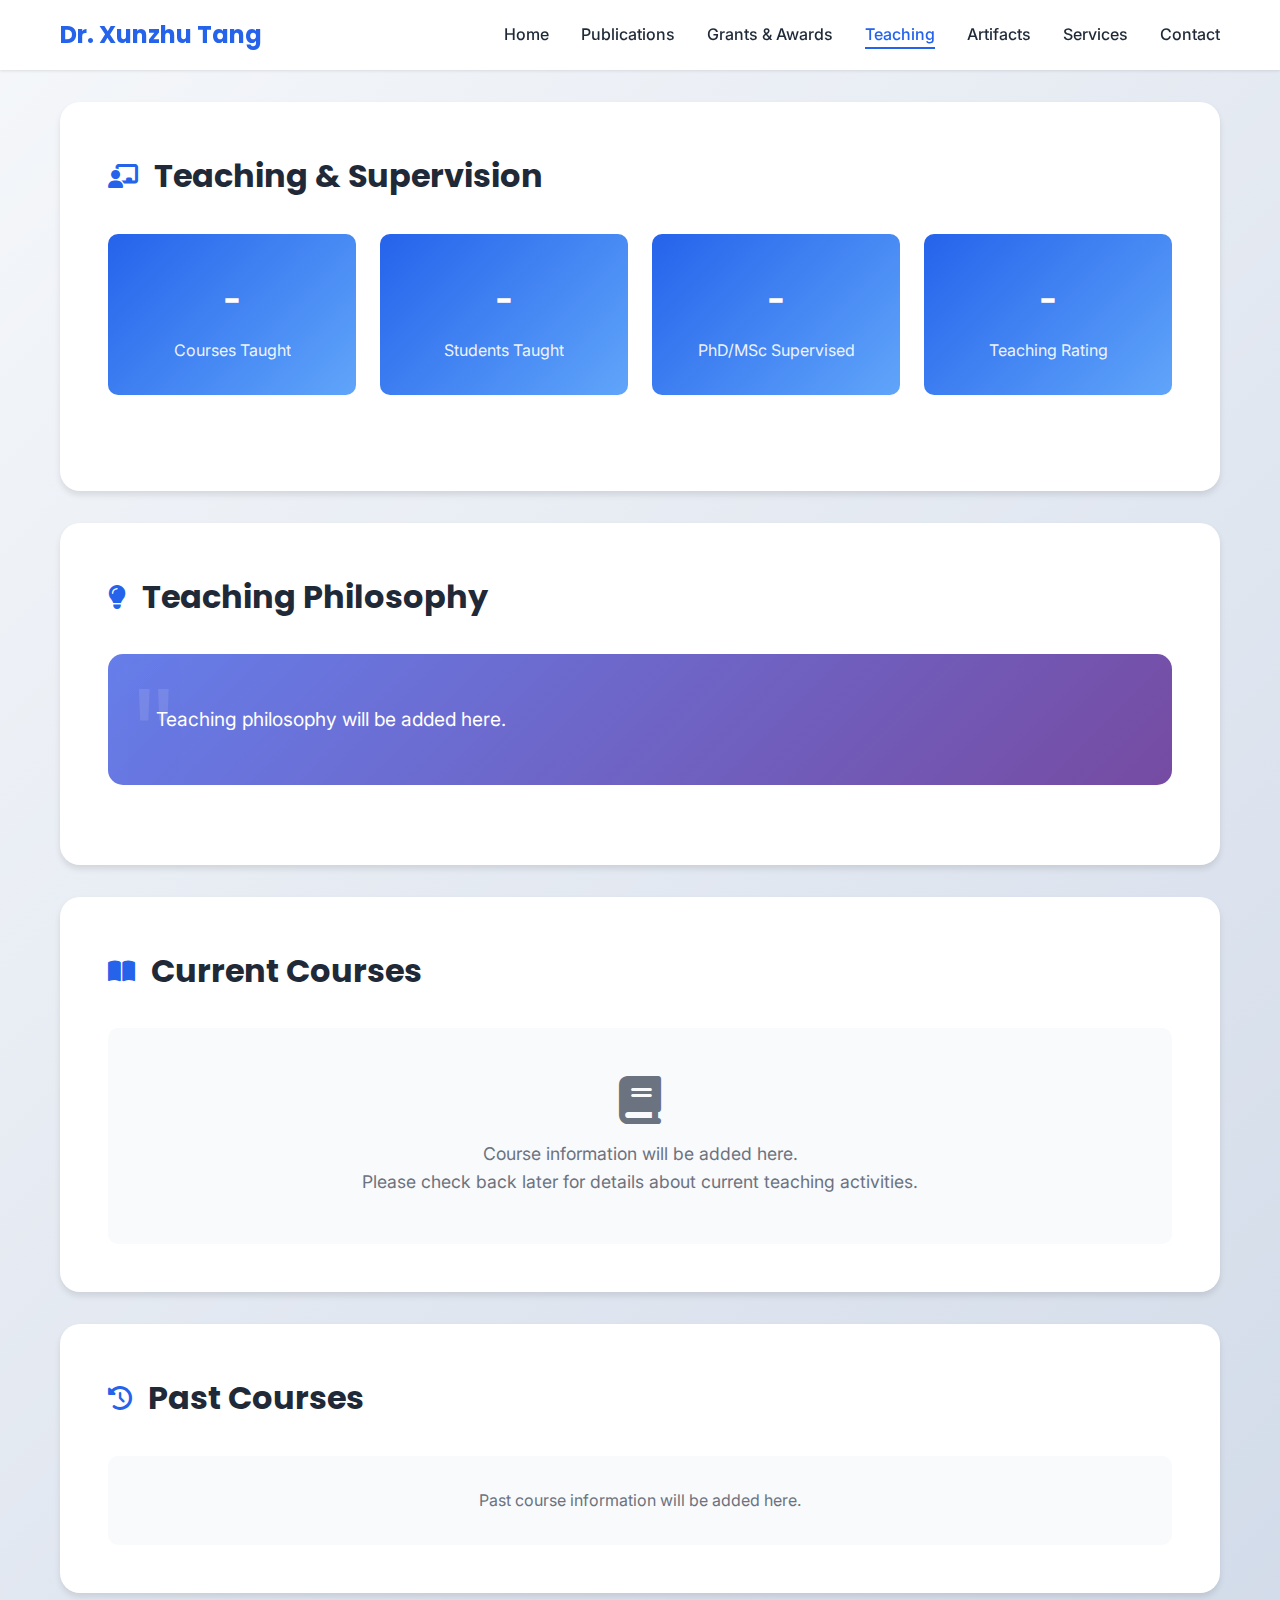
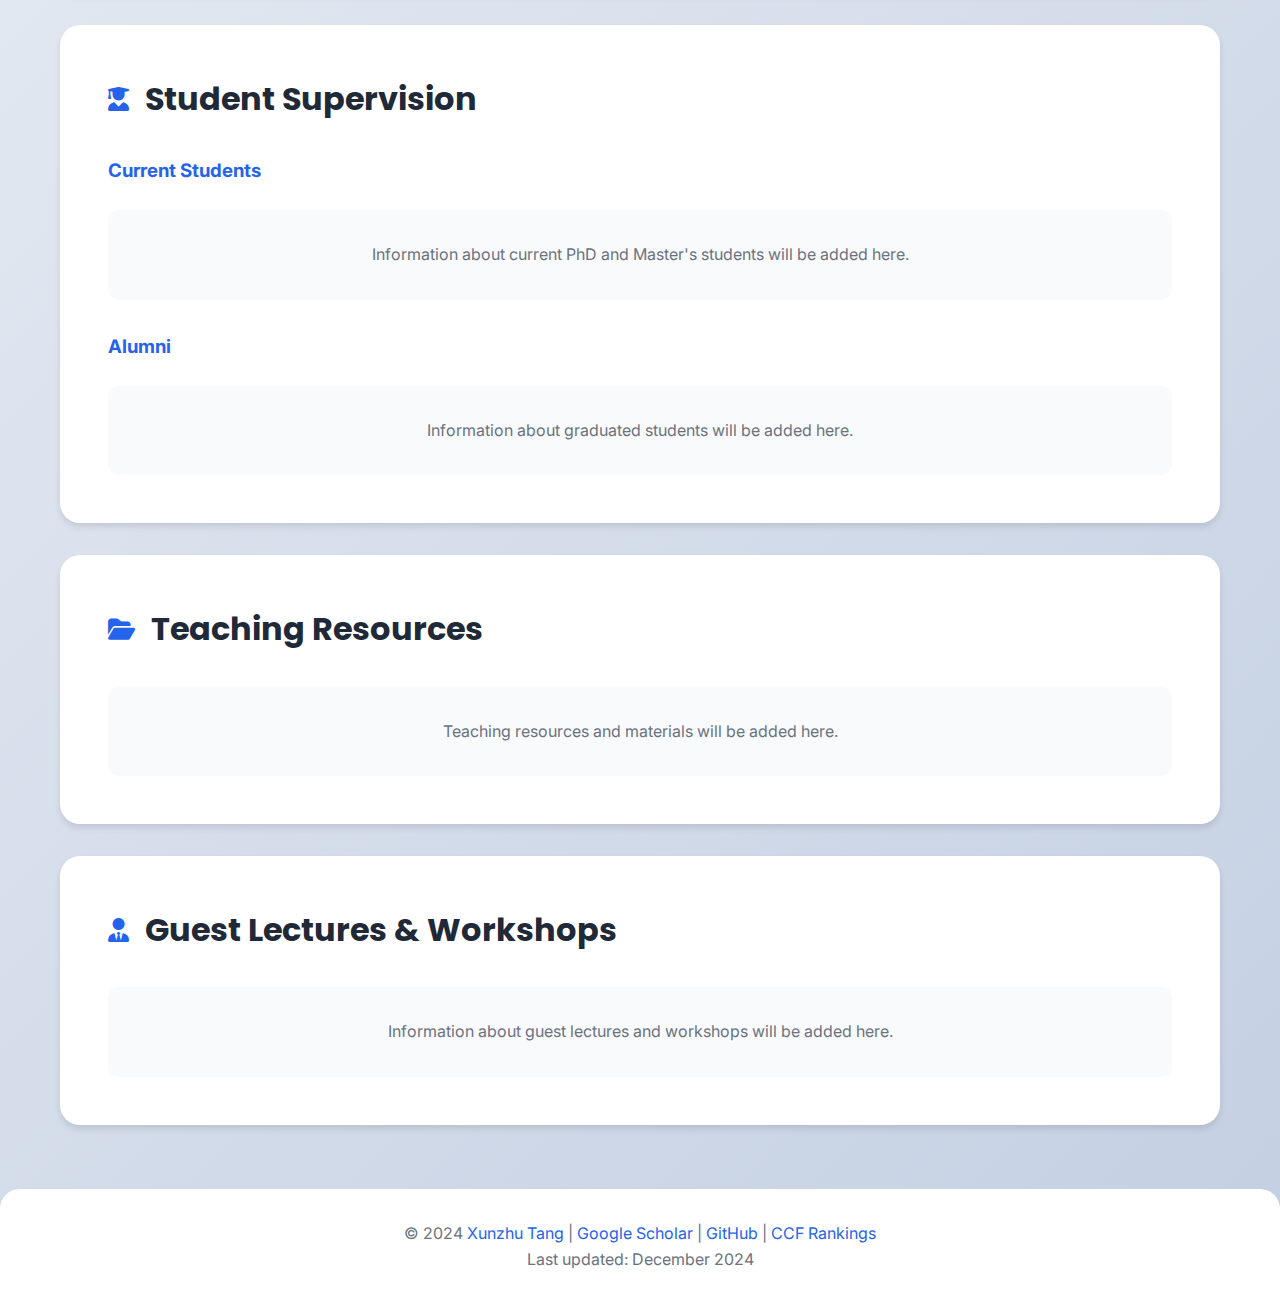
<file: teaching.html>
<!DOCTYPE html>
<html lang="en">
<head>
    <meta charset="UTF-8">
    <meta name="viewport" content="width=device-width, initial-scale=1.0">
    <title>Teaching - Xunzhu Tang @ University of Luxembourg</title>
    <meta name="keywords" content="Xunzhu Tang, Daniel Tang, Teaching, Courses, Supervision" />
    <meta name="description" content="Teaching Activities, Courses, and Student Supervision by Dr. Xunzhu Tang" />
    
    <!-- Google Analytics -->
    <script type="text/javascript">
      (function(i,s,o,g,r,a,m){i['GoogleAnalyticsObject']=r;i[r]=i[r]||function(){
      (i[r].q=i[r].q||[]).push(arguments)},i[r].l=1*new Date();a=s.createElement(o),
      m=s.getElementsByTagName(o)[0];a.async=1;a.src=g;m.parentNode.insertBefore(a,m)
      })(window,document,'script','https://www.google-analytics.com/analytics.js','ga');
      ga('create', 'UA-77256529-1', 'auto');
      ga('send', 'pageview');
    </script>
    
    <!-- Google Fonts -->
    <link href="https://fonts.googleapis.com/css2?family=Inter:wght@300;400;500;600;700&family=Poppins:wght@600;700&display=swap" rel="stylesheet">
    
    <!-- Font Awesome for icons -->
    <link rel="stylesheet" href="https://cdnjs.cloudflare.com/ajax/libs/font-awesome/6.4.0/css/all.min.css">
    
    <link rel="stylesheet" href="css/modern-style.css">
    <style>
        .teaching-stats {
            display: grid;
            grid-template-columns: repeat(auto-fit, minmax(200px, 1fr));
            gap: 1.5rem;
            margin-bottom: 3rem;
        }

        .stat-card {
            background: linear-gradient(135deg, var(--primary-color), var(--accent-color));
            color: white;
            padding: 2rem;
            border-radius: 10px;
            text-align: center;
            transition: all 0.3s;
        }

        .stat-card:hover {
            transform: translateY(-5px);
            box-shadow: var(--shadow-lg);
        }

        .stat-number {
            font-size: 2.5rem;
            font-weight: 700;
            margin-bottom: 0.5rem;
        }

        .stat-label {
            opacity: 0.9;
        }

        .course-card {
            background: var(--bg-light);
            padding: 2rem;
            border-radius: 10px;
            margin-bottom: 2rem;
            transition: all 0.3s;
            border-left: 5px solid var(--primary-color);
        }

        .course-card:hover {
            transform: translateX(5px);
            box-shadow: var(--shadow-md);
        }

        .course-header {
            display: flex;
            justify-content: space-between;
            align-items: start;
            margin-bottom: 1rem;
        }

        .course-title {
            font-size: 1.3rem;
            font-weight: 600;
            color: var(--text-dark);
            margin-bottom: 0.5rem;
        }

        .course-code {
            display: inline-block;
            padding: 0.3rem 0.8rem;
            background: var(--primary-color);
            color: white;
            border-radius: 5px;
            font-size: 0.9rem;
            font-weight: 600;
        }

        .course-details {
            color: var(--text-light);
            margin-bottom: 1rem;
        }

        .course-details i {
            color: var(--primary-color);
            margin-right: 0.5rem;
            width: 20px;
        }

        .course-topics {
            margin-top: 1rem;
        }

        .topic-tag {
            display: inline-block;
            padding: 0.3rem 0.8rem;
            background: white;
            border: 1px solid var(--border-color);
            border-radius: 20px;
            margin: 0.3rem;
            font-size: 0.85rem;
            transition: all 0.3s;
        }

        .topic-tag:hover {
            background: var(--primary-color);
            color: white;
            border-color: var(--primary-color);
        }

        .student-grid {
            display: grid;
            grid-template-columns: repeat(auto-fit, minmax(350px, 1fr));
            gap: 2rem;
            margin-top: 2rem;
        }

        .student-card {
            background: white;
            padding: 1.5rem;
            border-radius: 10px;
            box-shadow: var(--shadow-sm);
            transition: all 0.3s;
            border: 2px solid transparent;
        }

        .student-card:hover {
            border-color: var(--primary-color);
            transform: translateY(-3px);
            box-shadow: var(--shadow-md);
        }

        .student-name {
            font-size: 1.1rem;
            font-weight: 600;
            color: var(--text-dark);
            margin-bottom: 0.5rem;
        }

        .student-role {
            display: inline-block;
            padding: 0.2rem 0.6rem;
            background: var(--bg-light);
            color: var(--primary-color);
            border-radius: 5px;
            font-size: 0.85rem;
            margin-bottom: 0.5rem;
        }

        .student-topic {
            color: var(--text-light);
            font-style: italic;
            margin-bottom: 0.5rem;
        }

        .student-period {
            color: var(--text-light);
            font-size: 0.9rem;
        }

        .teaching-philosophy {
            background: linear-gradient(135deg, #667eea 0%, #764ba2 100%);
            color: white;
            padding: 3rem;
            border-radius: 15px;
            margin-bottom: 2rem;
            position: relative;
            overflow: hidden;
        }

        .teaching-philosophy::before {
            content: '"';
            font-size: 8rem;
            position: absolute;
            top: -20px;
            left: 20px;
            opacity: 0.1;
        }

        .philosophy-text {
            font-size: 1.2rem;
            line-height: 1.8;
            position: relative;
            z-index: 1;
        }

        .resource-list {
            list-style: none;
            padding: 0;
        }

        .resource-item {
            background: var(--bg-light);
            padding: 1rem 1.5rem;
            border-radius: 10px;
            margin-bottom: 1rem;
            transition: all 0.3s;
            display: flex;
            align-items: center;
            gap: 1rem;
        }

        .resource-item:hover {
            transform: translateX(5px);
            box-shadow: var(--shadow-sm);
        }

        .resource-icon {
            font-size: 1.5rem;
            color: var(--primary-color);
        }

        .resource-content {
            flex: 1;
        }

        .resource-title {
            font-weight: 600;
            color: var(--text-dark);
            margin-bottom: 0.3rem;
        }

        .resource-desc {
            color: var(--text-light);
            font-size: 0.9rem;
        }

        .timeline {
            position: relative;
            padding-left: 40px;
        }

        .timeline::before {
            content: '';
            position: absolute;
            left: 15px;
            top: 0;
            bottom: 0;
            width: 2px;
            background: var(--border-color);
        }

        .timeline-item {
            position: relative;
            margin-bottom: 2rem;
        }

        .timeline-item::before {
            content: '';
            position: absolute;
            left: -25px;
            top: 5px;
            width: 12px;
            height: 12px;
            background: var(--primary-color);
            border-radius: 50%;
            border: 2px solid white;
            box-shadow: 0 0 0 3px var(--bg-light);
        }

        .alumni-badge {
            display: inline-block;
            padding: 0.2rem 0.6rem;
            background: #10b981;
            color: white;
            border-radius: 5px;
            font-size: 0.8rem;
            margin-left: 0.5rem;
        }
    </style>
</head>
<body>
    <!-- Navigation -->
    <nav>
        <div class="container">
            <div class="nav-container">
                <a href="index.html" class="nav-brand">Dr. Xunzhu Tang</a>
                <ul class="nav-menu">
                    <li><a href="index.html">Home</a></li>
                    <li><a href="publications.html">Publications</a></li>
                    <li><a href="grants.html">Grants & Awards</a></li>
                    <li><a href="teaching.html" class="active">Teaching</a></li>
                    <li><a href="artifacts.html">Artifacts</a></li>
                    <li><a href="services.html">Services</a></li>
                    <li><a href="contact.html">Contact</a></li>
                </ul>
            </div>
        </div>
    </nav>

    <div class="container">
        <!-- Header Section -->
        <section class="section">
            <h1 class="section-title"><i class="fas fa-chalkboard-teacher"></i> Teaching & Supervision</h1>
            
            <!-- Statistics -->
            <div class="teaching-stats">
                <div class="stat-card">
                    <div class="stat-number">-</div>
                    <div class="stat-label">Courses Taught</div>
                </div>
                <div class="stat-card">
                    <div class="stat-number">-</div>
                    <div class="stat-label">Students Taught</div>
                </div>
                <div class="stat-card">
                    <div class="stat-number">-</div>
                    <div class="stat-label">PhD/MSc Supervised</div>
                </div>
                <div class="stat-card">
                    <div class="stat-number">-</div>
                    <div class="stat-label">Teaching Rating</div>
                </div>
            </div>
        </section>

        <!-- Teaching Philosophy -->
        <section class="section">
            <h2 class="section-title"><i class="fas fa-lightbulb"></i> Teaching Philosophy</h2>
            <div class="teaching-philosophy">
                <p class="philosophy-text">
                    Teaching philosophy will be added here.
                </p>
            </div>
        </section>

        <!-- Current Courses -->
        <section class="section">
            <h2 class="section-title"><i class="fas fa-book-open"></i> Current Courses</h2>
            
            <div style="padding: 3rem; background: var(--bg-light); border-radius: 10px; text-align: center;">
                <i class="fas fa-book" style="font-size: 3rem; color: var(--text-light); margin-bottom: 1rem; display: block;"></i>
                <p style="color: var(--text-light); font-size: 1.1rem;">
                    Course information will be added here.<br>
                    Please check back later for details about current teaching activities.
                </p>
            </div>
        </section>

        <!-- Past Courses -->
        <section class="section">
            <h2 class="section-title"><i class="fas fa-history"></i> Past Courses</h2>
            
            <div style="padding: 2rem; background: var(--bg-light); border-radius: 10px; text-align: center;">
                <p style="color: var(--text-light);">
                    Past course information will be added here.
                </p>
            </div>
        </section>

        <!-- Student Supervision -->
        <section class="section">
            <h2 class="section-title"><i class="fas fa-user-graduate"></i> Student Supervision</h2>
            
            <h3 style="color: var(--primary-color); margin-bottom: 1.5rem;">Current Students</h3>
            <div style="padding: 2rem; background: var(--bg-light); border-radius: 10px; text-align: center;">
                <p style="color: var(--text-light);">
                    Information about current PhD and Master's students will be added here.
                </p>
            </div>

            <h3 style="color: var(--primary-color); margin: 2rem 0 1.5rem;">Alumni</h3>
            <div style="padding: 2rem; background: var(--bg-light); border-radius: 10px; text-align: center;">
                <p style="color: var(--text-light);">
                    Information about graduated students will be added here.
                </p>
            </div>
        </section>

        <!-- Teaching Resources -->
        <section class="section">
            <h2 class="section-title"><i class="fas fa-folder-open"></i> Teaching Resources</h2>
            
            <div style="padding: 2rem; background: var(--bg-light); border-radius: 10px; text-align: center;">
                <p style="color: var(--text-light);">
                    Teaching resources and materials will be added here.
                </p>
            </div>
        </section>

        <!-- Guest Lectures -->
        <section class="section">
            <h2 class="section-title"><i class="fas fa-user-tie"></i> Guest Lectures & Workshops</h2>
            
            <div style="padding: 2rem; background: var(--bg-light); border-radius: 10px; text-align: center;">
                <p style="color: var(--text-light);">
                    Information about guest lectures and workshops will be added here.
                </p>
            </div>
        </section>
    </div>

    <!-- Footer -->
    <footer>
        <div class="container">
            <p>&copy; 2024 <a href="https://Daniel4SE.github.io">Xunzhu Tang</a> | 
            <a href="https://scholar.google.com/citations?user=MxpAtQoAAAAJ&hl=en">Google Scholar</a> | 
            <a href="https://github.com/Daniel4SE">GitHub</a> | 
            <a href="https://www.ccf.org.cn/c/2019-07-31/667605.shtml">CCF Rankings</a></p>
            <p>Last updated: December 2024</p>
        </div>
    </footer>
</body>
</html>
</file>
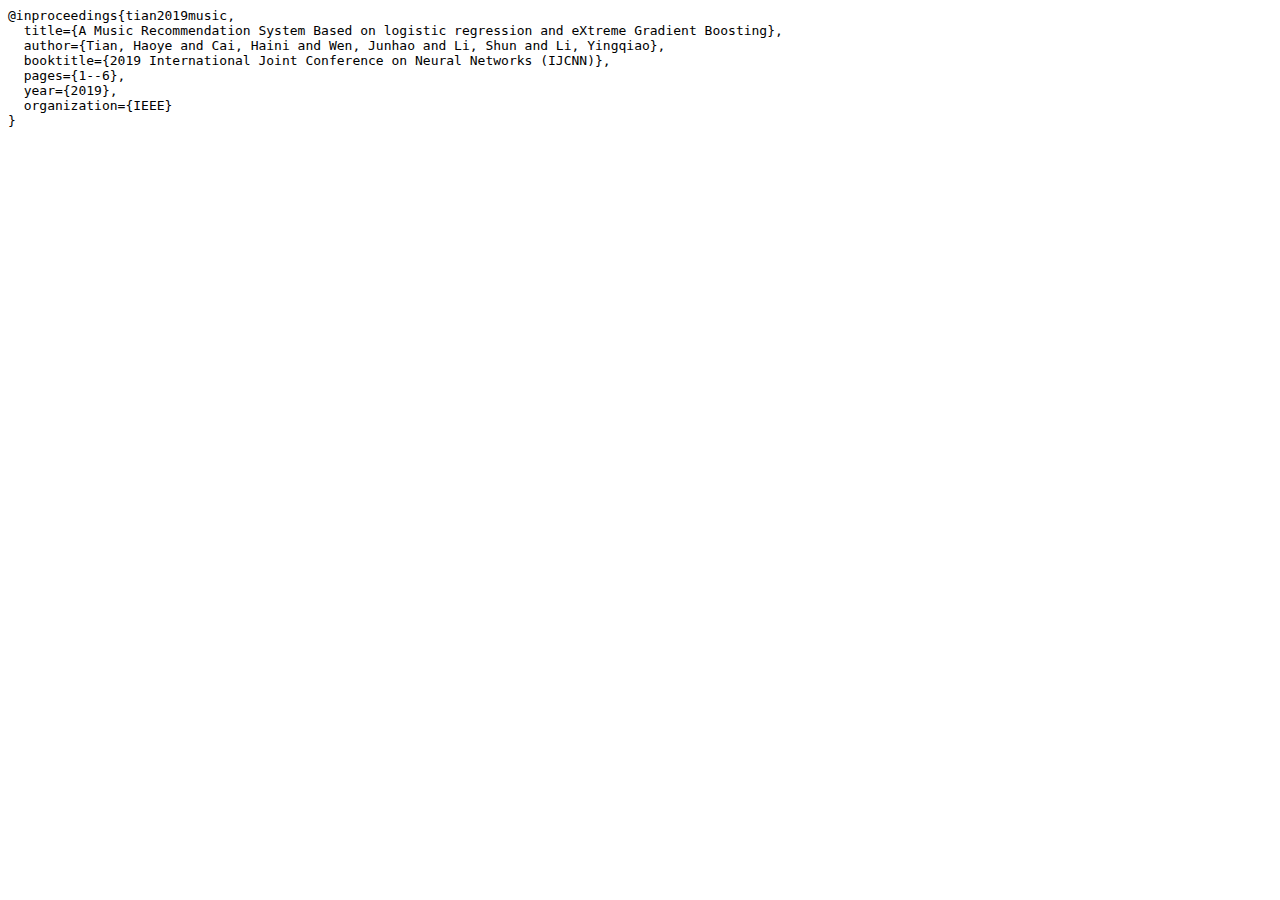
<file: bibs/tian2019a.html>
<html><head><script charset="utf-8" src="chrome-extension://jgphnjokjhjlcnnajmfjlacjnjkhleah/js/btype.js"></script><script type="text/javascript" charset="utf-8" src="chrome-extension://jgphnjokjhjlcnnajmfjlacjnjkhleah/js/chrome.js"></script></head><body data-new-gr-c-s-check-loaded="14.1044.0" data-gr-ext-installed=""><pre style="word-wrap: break-word; white-space: pre-wrap;">@inproceedings{tian2019music,
  title={A Music Recommendation System Based on logistic regression and eXtreme Gradient Boosting},
  author={Tian, Haoye and Cai, Haini and Wen, Junhao and Li, Shun and Li, Yingqiao},
  booktitle={2019 International Joint Conference on Neural Networks (IJCNN)},
  pages={1--6},
  year={2019},
  organization={IEEE}
}
</pre></body><grammarly-desktop-integration data-grammarly-shadow-root="true"></grammarly-desktop-integration></html>
</file>
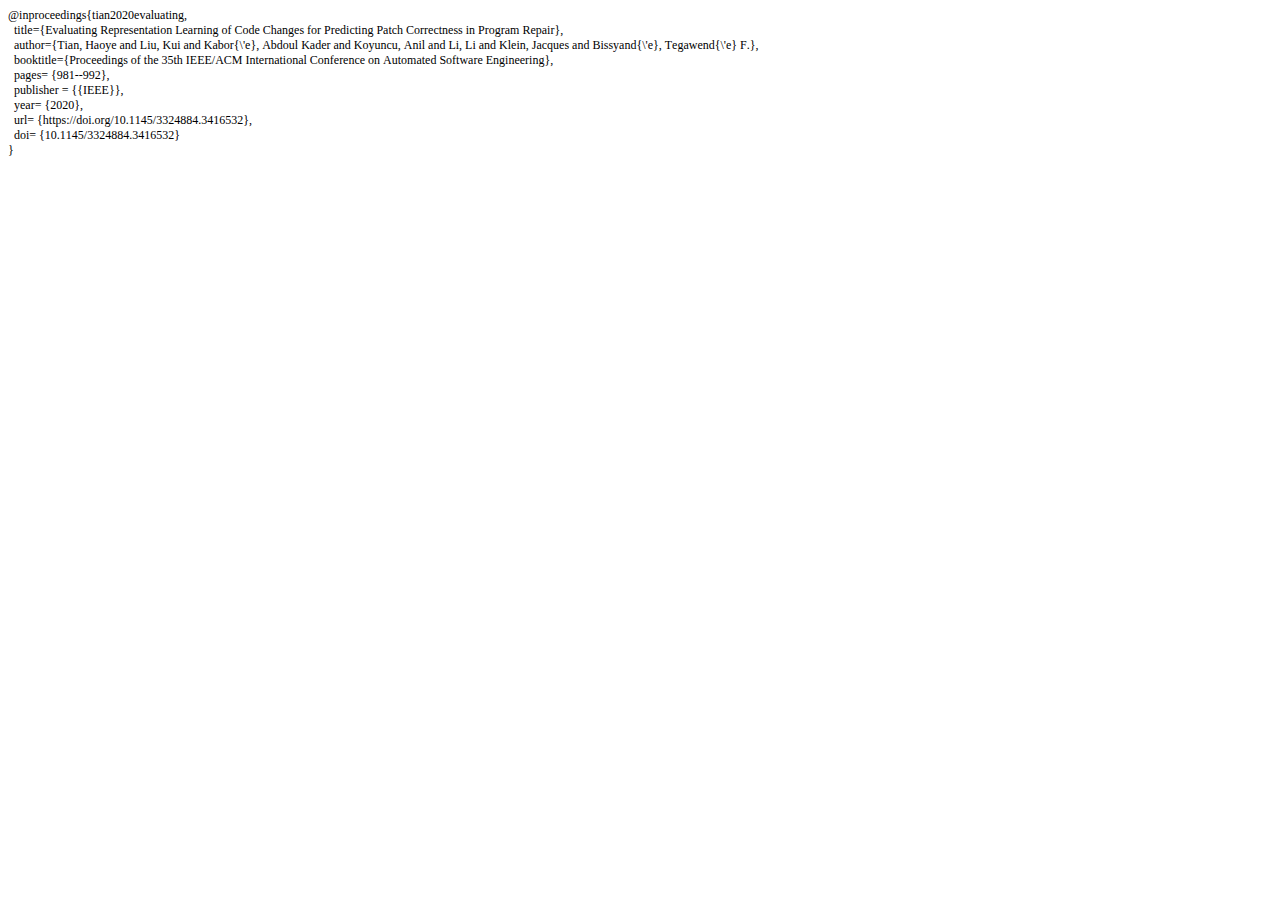
<file: bibs/tian2020evaluating.html>
<!DOCTYPE html PUBLIC "-//W3C//DTD HTML 4.01//EN" "http://www.w3.org/TR/html4/strict.dtd">
<html>
<head>
  <meta http-equiv="Content-Type" content="text/html; charset=utf-8">
  <meta http-equiv="Content-Style-Type" content="text/css">
  <title></title>
  <meta name="Generator" content="Cocoa HTML Writer">
  <meta name="CocoaVersion" content="1894.6">
  <style type="text/css">
    p.p1 {margin: 0.0px 0.0px 0.0px 0.0px; font: 12.0px Times; color: #000000; -webkit-text-stroke: #000000}
    span.s1 {font-kerning: none}
  </style>
</head>
<body>
<p class="p1"><span class="s1">@inproceedings{tian2020evaluating,<span class="Apple-converted-space"> </span></span></p>
<p class="p1"><span class="s1">  title={Evaluating Representation Learning of Code Changes for Predicting Patch Correctness in Program Repair},<span class="Apple-converted-space"> </span></span></p>
<p class="p1"><span class="s1">  author={Tian, Haoye and Liu, Kui and Kabor{\'e}, Abdoul Kader and Koyuncu, Anil and Li, Li and Klein, Jacques and Bissyand{\'e}, Tegawend{\'e} F.},<span class="Apple-converted-space"> </span></span></p>
<p class="p1"><span class="s1">  booktitle={Proceedings of the 35th IEEE/ACM International Conference on Automated Software Engineering},<span class="Apple-converted-space"> </span></span></p>
<p class="p1"><span class="s1">  pages= {981--992},</span></p>
<p class="p1"><span class="s1"><span class="Apple-converted-space">  </span>publisher = {{IEEE}},</span></p>
<p class="p1"><span class="s1"><span class="Apple-converted-space">  </span>year= {2020},</span></p>
<p class="p1"><span class="s1"><span class="Apple-converted-space">  </span>url= {https://doi.org/10.1145/3324884.3416532},</span></p>
<p class="p1"><span class="s1"><span class="Apple-converted-space">  </span>doi= {10.1145/3324884.3416532}</span></p>
<p class="p1"><span class="s1">}<span class="Apple-converted-space"> </span></span></p>
</body>
</html>
</file>
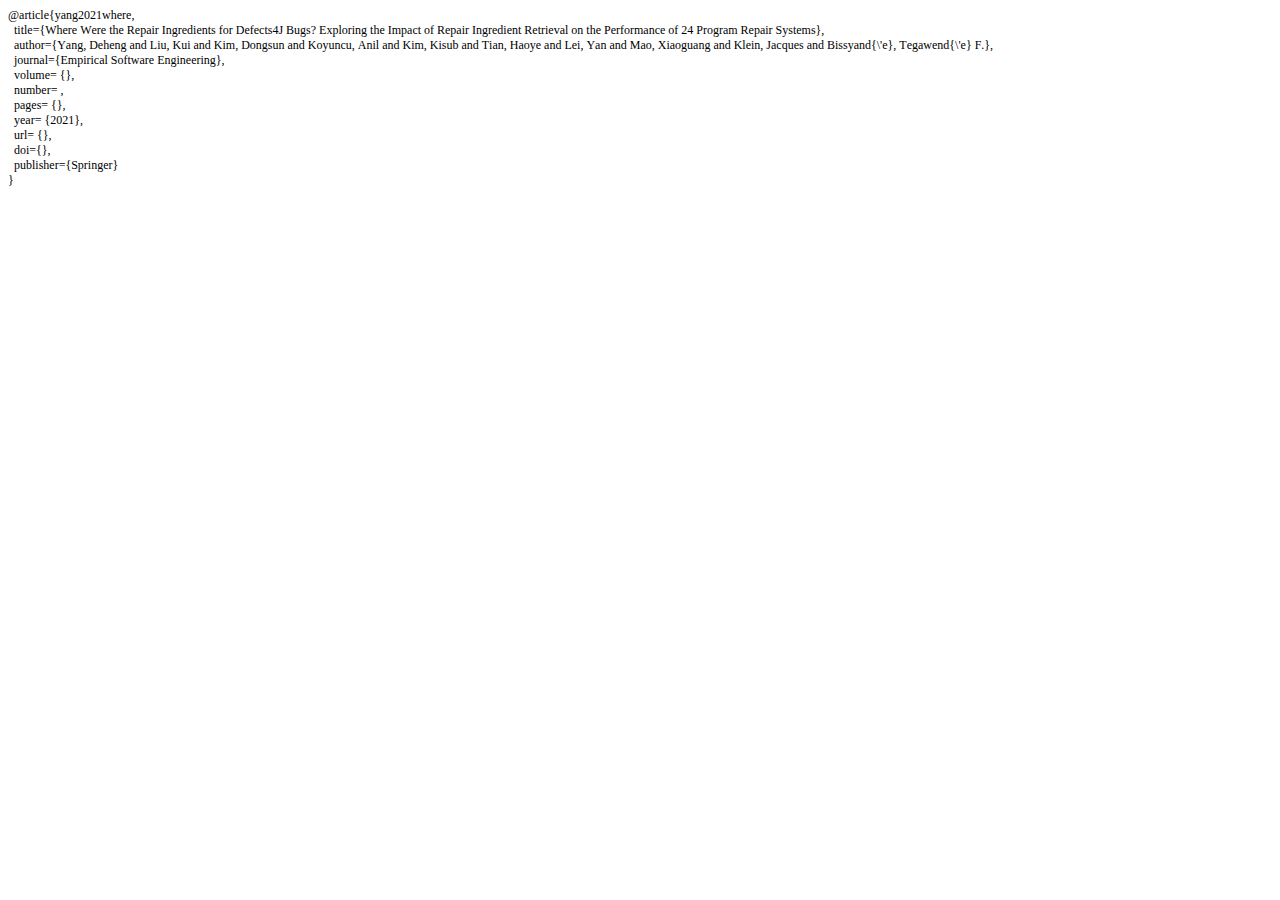
<file: bibs/yang2021where.html>
<!DOCTYPE html PUBLIC "-//W3C//DTD HTML 4.01//EN" "http://www.w3.org/TR/html4/strict.dtd">
<html>
<head>
  <meta http-equiv="Content-Type" content="text/html; charset=utf-8">
  <meta http-equiv="Content-Style-Type" content="text/css">
  <title></title>
  <meta name="Generator" content="Cocoa HTML Writer">
  <meta name="CocoaVersion" content="1894.6">
  <style type="text/css">
    p.p1 {margin: 0.0px 0.0px 0.0px 0.0px; font: 12.0px Times; color: #000000; -webkit-text-stroke: #000000}
    span.s1 {font-kerning: none}
  </style>
</head>
<body>
<p class="p1"><span class="s1">@article{yang2021where,<span class="Apple-converted-space"> </span></span></p>
<p class="p1"><span class="s1">  title={Where Were the Repair Ingredients for Defects4J Bugs? Exploring the Impact of Repair Ingredient Retrieval on the Performance of 24 Program Repair Systems},<span class="Apple-converted-space"> </span></span></p>
<p class="p1"><span class="s1">  author={Yang, Deheng  and Liu, Kui and Kim, Dongsun and Koyuncu, Anil and Kim, Kisub and Tian, Haoye and Lei, Yan and Mao, Xiaoguang and Klein, Jacques and Bissyand{\'e}, Tegawend{\'e} F.},<span class="Apple-converted-space"> </span></span></p>
<p class="p1"><span class="s1">  journal={Empirical Software Engineering},<span class="Apple-converted-space"> </span></span></p>
<p class="p1"><span class="s1"><span class="Apple-converted-space">  </span>volume= {},</span></p>
<p class="p1"><span class="s1"><span class="Apple-converted-space">  </span>number= ,</span></p>
<p class="p1"><span class="s1"><span class="Apple-converted-space">  </span>pages= {},</span></p>
<p class="p1"><span class="s1"><span class="Apple-converted-space">  </span>year= {2021},</span></p>
<p class="p1"><span class="s1"><span class="Apple-converted-space">  </span>url= {},</span></p>
<p class="p1"><span class="s1"><span class="Apple-converted-space">  </span>doi={},</span></p>
<p class="p1"><span class="s1">  publisher={Springer}</span></p>
<p class="p1"><span class="s1">}<span class="Apple-converted-space"> </span></span></p>
</body>
</html>
</file>
<file: css/modern-style.css>
:root {
    --primary-color: #2563eb;
    --secondary-color: #3b82f6;
    --accent-color: #60a5fa;
    --text-dark: #1f2937;
    --text-light: #6b7280;
    --bg-light: #f9fafb;
    --bg-white: #ffffff;
    --border-color: #e5e7eb;
    --shadow-sm: 0 1px 3px rgba(0,0,0,0.1);
    --shadow-md: 0 4px 6px rgba(0,0,0,0.1);
    --shadow-lg: 0 10px 15px rgba(0,0,0,0.1);
}

* {
    margin: 0;
    padding: 0;
    box-sizing: border-box;
}

body {
    font-family: 'Inter', sans-serif;
    line-height: 1.6;
    color: var(--text-dark);
    background: linear-gradient(135deg, #f5f7fa 0%, #c3cfe2 100%);
    min-height: 100vh;
}

.container {
    max-width: 1200px;
    margin: 0 auto;
    padding: 0 20px;
}

/* Navigation */
nav {
    background: var(--bg-white);
    box-shadow: var(--shadow-sm);
    position: sticky;
    top: 0;
    z-index: 1000;
}

.nav-container {
    display: flex;
    justify-content: space-between;
    align-items: center;
    padding: 1rem 0;
}

.nav-brand {
    font-family: 'Poppins', sans-serif;
    font-size: 1.5rem;
    font-weight: 700;
    color: var(--primary-color);
    text-decoration: none;
}

.nav-menu {
    display: flex;
    list-style: none;
    gap: 2rem;
}

.nav-menu a {
    color: var(--text-dark);
    text-decoration: none;
    font-weight: 500;
    transition: color 0.3s;
    position: relative;
}

.nav-menu a:hover {
    color: var(--primary-color);
}

.nav-menu a.active {
    color: var(--primary-color);
}

.nav-menu a::after {
    content: '';
    position: absolute;
    bottom: -5px;
    left: 0;
    width: 0;
    height: 2px;
    background: var(--primary-color);
    transition: width 0.3s;
}

.nav-menu a:hover::after,
.nav-menu a.active::after {
    width: 100%;
}

/* Hero Section */
.hero {
    padding: 4rem 0;
    background: var(--bg-white);
    margin-top: 2rem;
    border-radius: 20px;
    box-shadow: var(--shadow-lg);
}

.hero-content {
    display: grid;
    grid-template-columns: 300px 1fr;
    gap: 3rem;
    align-items: start;
}

.profile-image-wrapper {
    position: relative;
}

.profile-image {
    width: 100%;
    border-radius: 20px;
    box-shadow: var(--shadow-md);
}

.profile-info h1 {
    font-family: 'Poppins', sans-serif;
    font-size: 2.5rem;
    margin-bottom: 0.5rem;
    color: var(--text-dark);
}

.profile-info .title {
    color: var(--primary-color);
    font-size: 1.2rem;
    margin-bottom: 1rem;
}

.profile-info .affiliation {
    color: var(--text-light);
    margin-bottom: 2rem;
}

.social-links {
    display: flex;
    gap: 1rem;
    margin-bottom: 2rem;
}

.social-links a {
    display: inline-flex;
    align-items: center;
    justify-content: center;
    width: 40px;
    height: 40px;
    background: var(--bg-light);
    border-radius: 50%;
    color: var(--text-dark);
    text-decoration: none;
    transition: all 0.3s;
}

.social-links a:hover {
    background: var(--primary-color);
    color: white;
    transform: translateY(-3px);
}

/* Section Styles */
.section {
    margin: 2rem 0;
    padding: 3rem;
    background: var(--bg-white);
    border-radius: 20px;
    box-shadow: var(--shadow-md);
    animation: fadeIn 0.6s ease-out;
}

.section-title {
    font-family: 'Poppins', sans-serif;
    font-size: 2rem;
    margin-bottom: 2rem;
    color: var(--text-dark);
    display: flex;
    align-items: center;
    gap: 1rem;
}

.section-title i {
    color: var(--primary-color);
    font-size: 1.5rem;
}

/* Description Section */
.description {
    font-size: 1.1rem;
    line-height: 1.8;
    color: var(--text-dark);
}

.description a {
    color: var(--primary-color);
    text-decoration: none;
}

.description a:hover {
    text-decoration: underline;
}

.research-interests {
    margin-top: 2rem;
}

.research-interests h3 {
    color: var(--primary-color);
    margin-bottom: 1rem;
}

.research-interests ul {
    list-style: none;
    display: grid;
    grid-template-columns: repeat(auto-fit, minmax(300px, 1fr));
    gap: 1rem;
}

.research-interests li {
    padding: 0.8rem 1rem;
    background: var(--bg-light);
    border-left: 3px solid var(--primary-color);
    border-radius: 5px;
    transition: all 0.3s;
}

.research-interests li:hover {
    background: #e0e7ff;
    transform: translateX(5px);
}

.research-interests li i {
    margin-right: 0.5rem;
    color: var(--primary-color);
}

/* News Section */
.news-list {
    list-style: none;
    position: relative;
    padding-left: 30px;
}

.news-list::before {
    content: '';
    position: absolute;
    left: 8px;
    top: 10px;
    bottom: 10px;
    width: 2px;
    background: var(--border-color);
}

.news-item {
    position: relative;
    margin-bottom: 1.5rem;
    padding: 1rem;
    background: var(--bg-light);
    border-radius: 10px;
    transition: all 0.3s;
}

.news-item:hover {
    transform: translateX(5px);
    box-shadow: var(--shadow-sm);
}

.news-item::before {
    content: '';
    position: absolute;
    left: -22px;
    top: 50%;
    transform: translateY(-50%);
    width: 12px;
    height: 12px;
    background: var(--primary-color);
    border-radius: 50%;
    border: 2px solid white;
}

.news-date {
    color: var(--primary-color);
    font-weight: 600;
    margin-right: 1rem;
}

/* Publications Section */
.pub-item {
    margin-bottom: 2rem;
    padding: 1.5rem;
    background: var(--bg-light);
    border-radius: 10px;
    transition: all 0.3s;
}

.pub-item:hover {
    box-shadow: var(--shadow-md);
    transform: translateY(-2px);
}

.pub-venue {
    display: inline-block;
    padding: 0.3rem 0.8rem;
    background: var(--primary-color);
    color: white;
    border-radius: 5px;
    font-weight: 600;
    margin-bottom: 0.5rem;
    font-size: 0.9rem;
}

.pub-title {
    font-size: 1.1rem;
    font-weight: 600;
    color: var(--text-dark);
    margin-bottom: 0.5rem;
}

.pub-title a {
    color: inherit;
    text-decoration: none;
}

.pub-title a:hover {
    color: var(--primary-color);
}

.pub-authors {
    color: var(--text-light);
    margin-bottom: 0.5rem;
    font-size: 0.95rem;
}

.pub-authors strong {
    color: var(--primary-color);
    font-weight: 600;
}

.pub-links {
    display: flex;
    gap: 1rem;
    margin-top: 0.5rem;
}

.pub-links a {
    display: inline-flex;
    align-items: center;
    gap: 0.3rem;
    padding: 0.3rem 0.8rem;
    background: white;
    border: 1px solid var(--border-color);
    border-radius: 5px;
    color: var(--text-dark);
    text-decoration: none;
    font-size: 0.9rem;
    transition: all 0.3s;
}

.pub-links a:hover {
    background: var(--primary-color);
    color: white;
    border-color: var(--primary-color);
}

.pub-links a i {
    font-size: 0.9rem;
}

/* Footer */
footer {
    margin-top: 4rem;
    padding: 2rem 0;
    text-align: center;
    color: var(--text-light);
    background: var(--bg-white);
    border-radius: 20px 20px 0 0;
}

footer a {
    color: var(--primary-color);
    text-decoration: none;
}

footer a:hover {
    text-decoration: underline;
}

/* Mobile Menu Toggle (hidden by default) */
.menu-toggle {
    display: none;
    flex-direction: column;
    cursor: pointer;
}

.menu-toggle span {
    width: 25px;
    height: 3px;
    background: var(--text-dark);
    margin: 3px 0;
    transition: 0.3s;
}

/* Mobile Responsive */
@media (max-width: 768px) {
    .hero-content {
        grid-template-columns: 1fr;
        text-align: center;
    }

    .profile-image-wrapper {
        max-width: 250px;
        margin: 0 auto;
    }

    .social-links {
        justify-content: center;
    }

    .nav-container {
        flex-wrap: wrap;
    }

    .nav-menu {
        width: 100%;
        flex-direction: column;
        gap: 1rem;
        margin-top: 1rem;
        display: none;
    }

    .nav-menu.active {
        display: flex;
    }

    .menu-toggle {
        display: flex;
    }

    .section {
        padding: 2rem 1rem;
    }

    .research-interests ul {
        grid-template-columns: 1fr;
    }

    .profile-info h1 {
        font-size: 2rem;
    }

    .section-title {
        font-size: 1.5rem;
    }

    .pub-links {
        flex-wrap: wrap;
    }
}

@media (max-width: 480px) {
    .container {
        padding: 0 15px;
    }

    .hero {
        padding: 2rem 1rem;
    }

    .profile-info h1 {
        font-size: 1.75rem;
    }

    .section-title {
        font-size: 1.25rem;
    }

    .pub-item {
        padding: 1rem;
    }

    .news-item {
        padding: 0.75rem;
    }
}

/* Animations */
@keyframes fadeIn {
    from {
        opacity: 0;
        transform: translateY(20px);
    }
    to {
        opacity: 1;
        transform: translateY(0);
    }
}

/* Print Styles */
@media print {
    nav, footer {
        display: none;
    }

    .section {
        box-shadow: none;
        break-inside: avoid;
    }

    body {
        background: white;
    }
}
</file>
